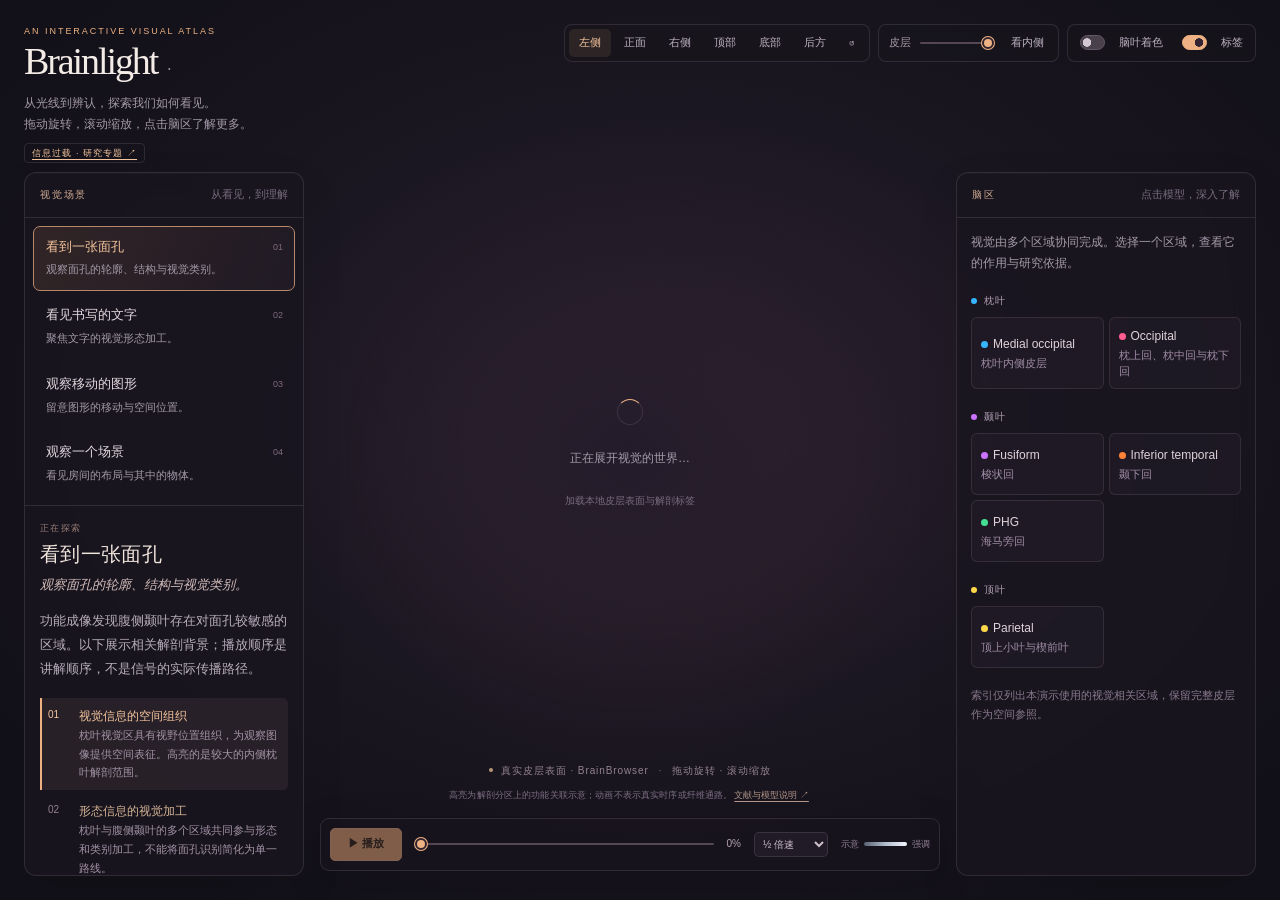
<file: index.html>
<!DOCTYPE html>
<html lang="zh-CN">
<head>
  <meta charset="utf-8">
  <meta name="viewport" content="width=device-width, initial-scale=1">
  <meta name="theme-color" content="#17131c">
  <link rel="icon" href="data:,">
  <title>Brainlight · 视觉脑图谱</title>
  <link rel="stylesheet" href="css/brainlight.css?v=xray-4">
</head>
<body class="brainlight-app">
  <main class="app-shell">
    <header class="brand">
      <p class="eyebrow">AN INTERACTIVE VISUAL ATLAS</p>
      <h1>Brainlight<span aria-hidden="true">.</span></h1>
      <p class="brand-description">从光线到辨认，探索我们如何看见。<br>拖动旋转，滚动缩放，点击脑区了解更多。</p>
      <a class="edition-badge" href="overload.html">信息过载 · 研究专题 ↗</a>
    </header>

    <nav class="toolbar" aria-label="三维脑模型控制">
      <div class="view-controls tool-group" aria-label="标准视角">
        <button type="button" data-view="left" class="is-active" aria-pressed="true">左侧</button>
        <button type="button" data-view="front" aria-pressed="false">正面</button>
        <button type="button" data-view="right" aria-pressed="false">右侧</button>
        <button type="button" data-view="top" aria-pressed="false">顶部</button>
        <button type="button" data-view="bottom" aria-pressed="false">底部</button>
        <button type="button" data-view="back" aria-pressed="false">后方</button>
        <button type="button" id="reset-view" title="重置视角和缩放" aria-label="重置视角和缩放">↺</button>
      </div>
      <div class="tool-group cortex-control">
        <label for="cortex-opacity">皮层</label>
        <input id="cortex-opacity" type="range" min="15" max="100" value="100" aria-label="皮层不透明度">
        <button type="button" id="inside-toggle" aria-pressed="false">看内侧</button>
      </div>
      <div class="tool-group toggle-controls">
        <button type="button" id="lobe-toggle" role="switch" aria-checked="false"><span class="switch-track" aria-hidden="true"></span>脑叶着色</button>
        <button type="button" id="labels-toggle" role="switch" aria-checked="true"><span class="switch-track" aria-hidden="true"></span>标签</button>
      </div>
    </nav>

    <aside class="stimulus-panel panel" aria-label="视觉场景">
      <div class="panel-header"><h2>视觉场景</h2><span>从看见，到理解</span></div>
      <div id="scenario-list" aria-label="选择视觉场景"></div>
      <section class="scenario-detail" aria-labelledby="scenario-title">
        <div class="section-eyebrow">正在探索</div>
        <h2 id="scenario-title"></h2>
        <p id="scenario-subtitle" class="scenario-subtitle"></p>
        <p id="scenario-description" class="scenario-description"></p>
        <ol id="step-list" aria-label="功能关联演示步骤"></ol>
        <div id="scenario-evidence" class="evidence-block"></div>
      </section>
    </aside>

    <section class="viewport-wrap" aria-label="交互式三维皮层模型">
      <div class="lobe-legend" id="lobe-legend" aria-label="脑叶颜色图例" hidden></div>
      <div id="brain-viewport" tabindex="0" aria-label="脑模型；可用顶部按钮切换视角，或在右侧索引选择脑区"></div>
      <div id="brain-labels" aria-label="模型上的脑区标签"></div>
      <div id="brain-tooltip" role="tooltip" hidden><strong class="tooltip-title"></strong><span class="tooltip-meta"></span></div>
      <div id="loading-state" role="status"><span class="loading-spinner" aria-hidden="true"></span><p>正在展开视觉的世界…</p><small>加载本地皮层表面与解剖标签</small></div>
      <div id="viewport-error" role="alert" hidden><h2>三维模型暂未载入</h2><p></p><button type="button" id="retry-load">重新加载</button></div>
      <div class="viewport-caption"><span class="status-dot" aria-hidden="true"></span><span id="model-status">真实皮层表面 · BrainBrowser</span><span class="gesture-hint">拖动旋转 · 滚动缩放</span></div>
      <p class="method-note">高亮为解剖分区上的功能关联示意；动画不表示真实时序或纤维通路。<button type="button" id="sources-open">文献与模型说明 ↗</button></p>
    </section>

    <aside class="region-panel panel" aria-label="脑区索引与详情">
      <div class="panel-header"><h2>脑区</h2><span id="region-panel-hint">点击模型，深入了解</span></div>
      <div id="region-index"><p class="index-intro">视觉由多个区域协同完成。选择一个区域，查看它的作用与研究依据。</p><div id="region-groups"></div><p class="index-footnote">索引仅列出本演示使用的视觉相关区域，保留完整皮层作为空间参照。</p></div>
      <section id="region-detail" hidden aria-labelledby="region-name">
        <button type="button" id="back-to-index">← 全部脑区</button>
        <p class="region-kicker" id="region-kicker"></p>
        <h2 id="region-name"></h2>
        <p id="region-english" class="region-english"></p>
        <div class="detail-actions"><button type="button" id="fly-to-region">定位此区 ↗</button><button type="button" id="switch-hemisphere">查看右侧</button></div>
        <p id="region-summary"></p>
        <div class="detail-section"><h3>相关视觉研究</h3><ul id="region-functions"></ul></div>
        <div class="detail-note"><h3>如何理解这个位置</h3><p id="region-note"></p></div>
        <div id="region-evidence" class="evidence-block"></div>
        <div class="detail-section"><h3>在场景中探索</h3><div id="related-scenarios" class="related-scenarios"></div></div>
      </section>
    </aside>

    <footer class="playback-bar" aria-label="演示播放控制">
      <button type="button" id="play-toggle" disabled><span aria-hidden="true">▶</span> 播放</button>
      <label class="sr-only" for="progress">演示进度</label><input id="progress" type="range" min="0" max="1000" step="1" value="0" disabled>
      <output id="progress-readout" for="progress">0%</output>
      <label class="sr-only" for="speed-select">播放速度</label><select id="speed-select"><option value="0.5" selected>½ 倍速</option><option value="1">1 倍速</option><option value="2">2 倍速</option></select>
      <div class="activity-key"><span>示意</span><i aria-hidden="true"></i><span>强调</span></div>
    </footer>
  </main>

  <dialog id="sources-dialog" aria-labelledby="sources-title">
    <div class="sources-content">
      <button type="button" class="dialog-close" id="sources-close" aria-label="关闭文献与模型说明">×</button>
      <p class="eyebrow">EVIDENCE &amp; INTERPRETATION</p><h2 id="sources-title">文献与模型说明</h2>
      <p>本演示只讨论视觉。下列论文支持对应区域与视觉任务的功能关联；场景步骤是阅读顺序，不是由论文测得的神经信号传播顺序。</p>
      <div class="detail-note"><h3>模型能表达什么</h3><p>皮层表面和解剖标签来自 BrainBrowser 仓库自带数据。解剖分区不能精确界定 FFA、VWFA、hMT+ 或 PPA 等功能区域；高亮仅提供空间参照，不能用于个体定位。该模型不包含视网膜、丘脑、小脑或其他深部结构。</p></div>
      <div id="sources-list"></div>
    </div>
  </dialog>

  <script src="js/pako.js"></script>
  <script src="js/brainbrowser/brainbrowser.js"></script>
  <script src="js/brainbrowser/core/tree-store.js"></script>
  <script src="js/brainbrowser/lib/config.js"></script>
  <script src="js/brainbrowser/lib/utils.js"></script>
  <script src="js/brainbrowser/lib/events.js"></script>
  <script src="js/brainbrowser/lib/loader.js"></script>
  <script src="js/brainbrowser/lib/color-map.js"></script>
  <script src="js/brainbrowser/surface-viewer.js"></script>
  <script src="js/brainbrowser/surface-viewer/lib/three.js"></script>
  <script src="js/brainbrowser/surface-viewer/lib/parse-intensity-data.js"></script>
  <script src="js/brainbrowser/surface-viewer/modules/annotations.js"></script>
  <script src="js/brainbrowser/surface-viewer/modules/color.js"></script>
  <script src="js/brainbrowser/surface-viewer/modules/loading.js"></script>
  <script src="js/brainbrowser/surface-viewer/modules/rendering.js"></script>
  <script src="js/brainbrowser/surface-viewer/modules/views.js"></script>
  <script src="js/brainlight-data.js?v=xray-4"></script>
  <script src="js/brainlight-renderer.js?v=xray-4"></script>
  <script src="js/brainlight.js?v=contrast-2"></script>
</body>
</html>
</file>
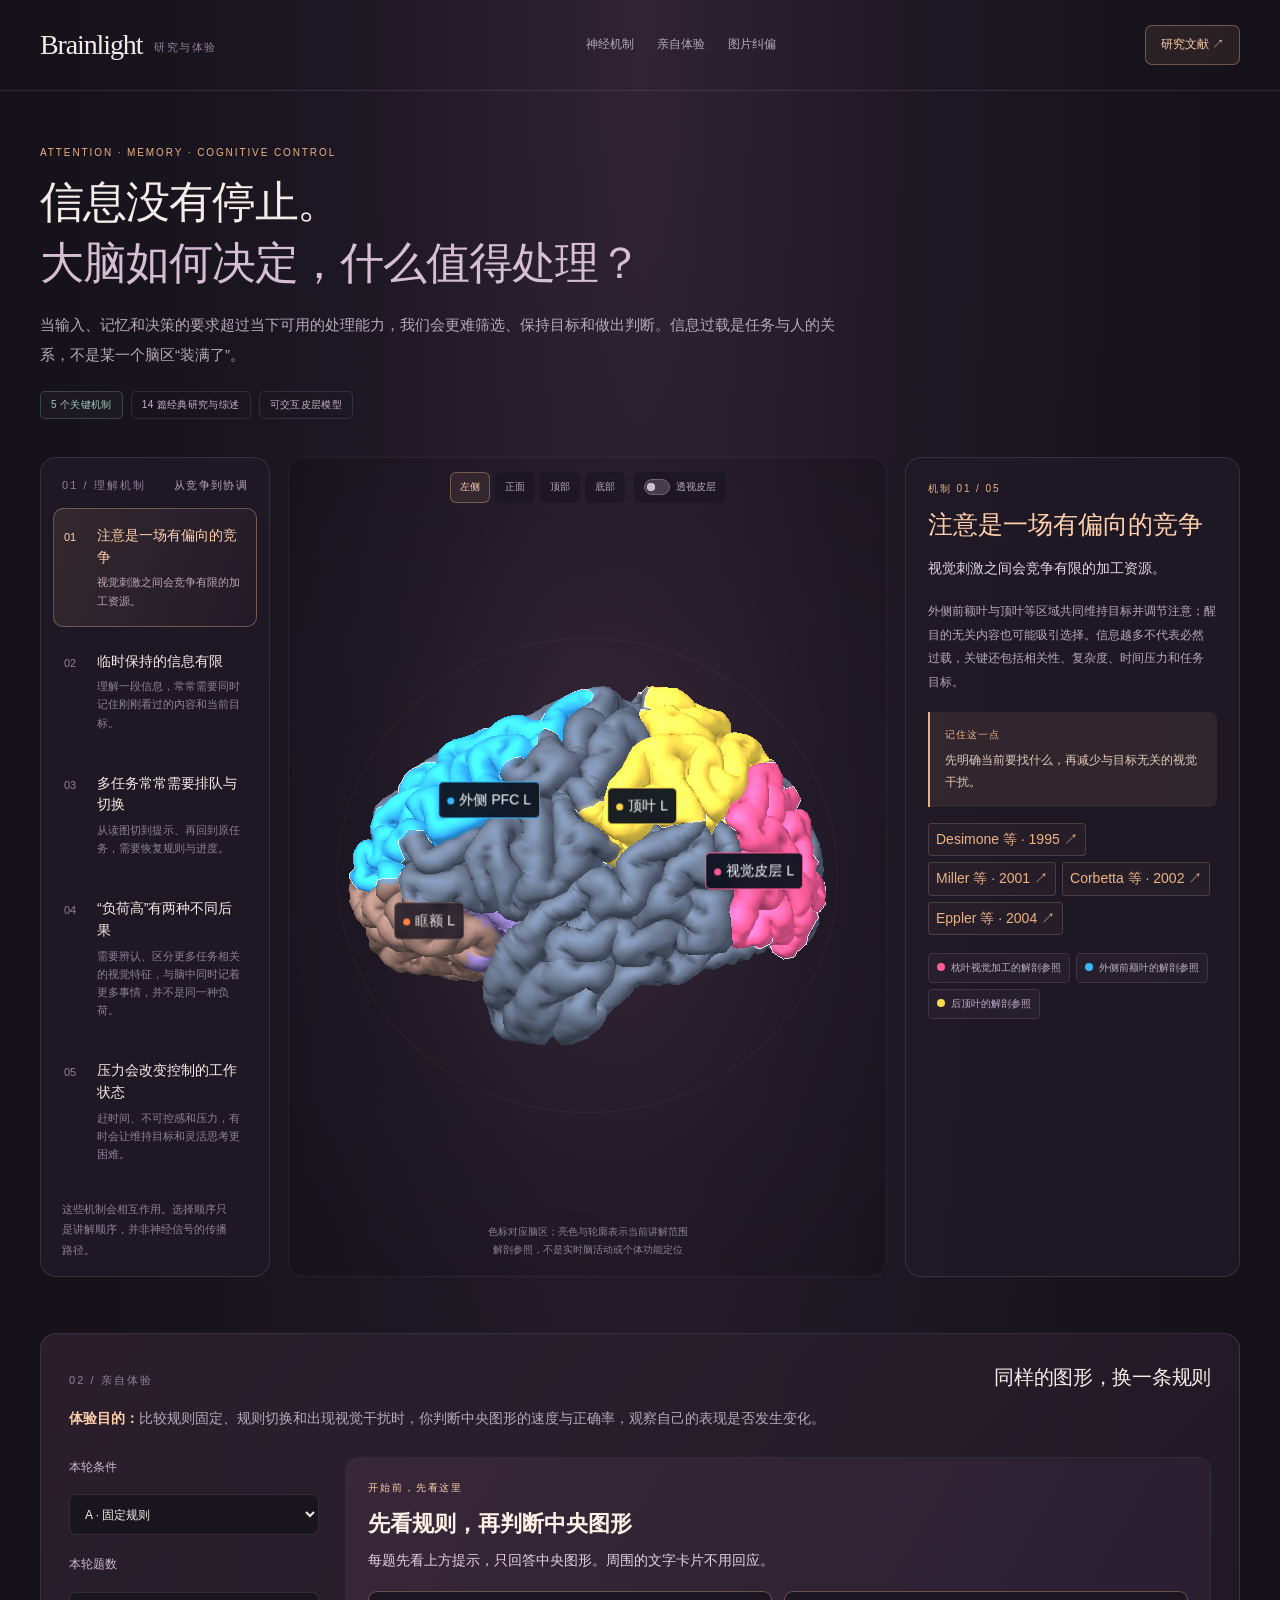
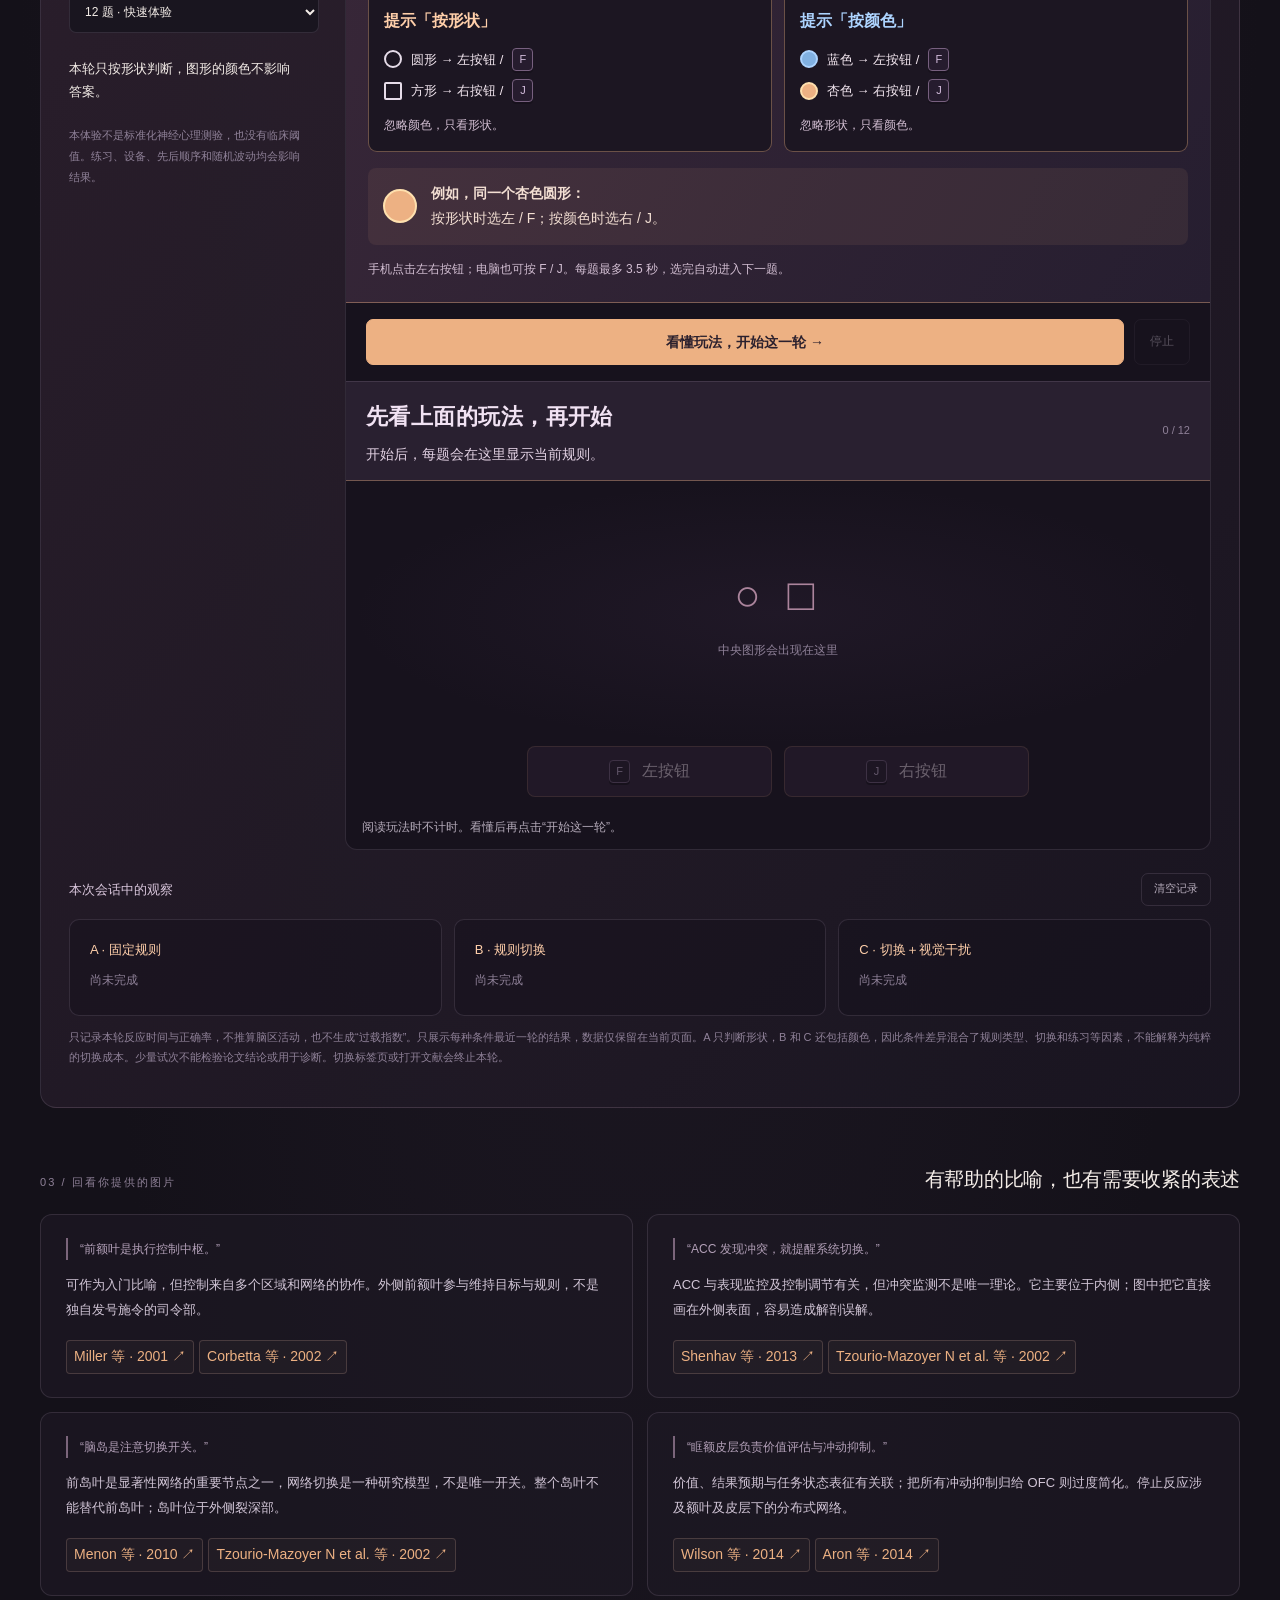
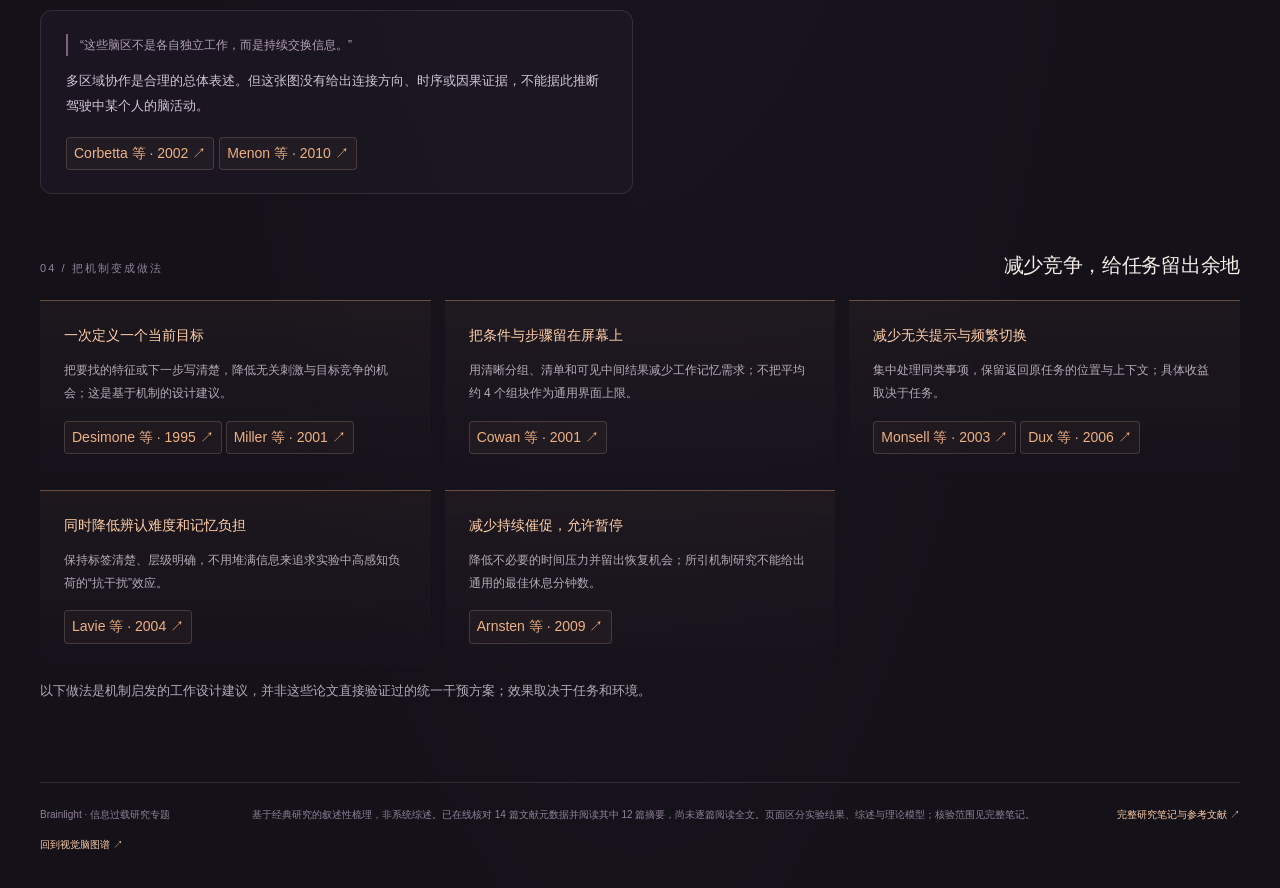
<file: overload.html>
<!DOCTYPE html>
<html lang="zh-CN">
<head>
  <meta charset="utf-8">
  <meta name="viewport" content="width=device-width, initial-scale=1">
  <meta name="theme-color" content="#17131c">
  <link rel="icon" href="data:,">
  <title>信息过载：大脑如何选择与协调 · Brainlight</title>
  <link rel="stylesheet" href="css/overload.css?v=rules-5">
</head>
<body class="overload-app">
  <header class="research-header">
    <a class="brand-link" href="brainlight.html">Brainlight<span>研究与体验</span></a>
    <nav aria-label="专题导航"><a href="#mechanisms">神经机制</a><a href="#experiment">亲自体验</a><a href="#corrections">图片纠偏</a></nav>
    <button type="button" id="overload-sources-open">研究文献 ↗</button>
  </header>

  <main class="research-shell">
    <section class="research-intro">
      <p class="eyebrow">ATTENTION · MEMORY · COGNITIVE CONTROL</p>
      <h1>信息没有停止。<br><span>大脑如何决定，什么值得处理？</span></h1>
      <p>当输入、记忆和决策的要求超过当下可用的处理能力，我们会更难筛选、保持目标和做出判断。信息过载是任务与人的关系，不是某一个脑区“装满了”。</p>
      <div class="research-badges"><span>5 个关键机制</span><span id="reference-count">经典文献导览</span><span>可交互皮层模型</span></div>
    </section>

    <section class="overload-workbench" id="mechanisms" aria-label="信息过载神经机制">
      <section class="mechanism-panel">
        <div class="section-heading"><p class="eyebrow">01 / 理解机制</p><h2>从竞争到协调</h2></div>
        <div id="mechanism-tabs" role="tablist" aria-label="选择机制"></div>
        <p class="provenance-note">这些机制会相互作用。选择顺序只是讲解顺序，并非神经信号的传播路径。</p>
      </section>

      <section class="brain-stage" aria-label="相关皮层的解剖参照">
        <div class="stage-toolbar" aria-label="模型控制">
          <button type="button" data-brain-view="left" aria-pressed="true">左侧</button><button type="button" data-brain-view="front" aria-pressed="false">正面</button><button type="button" data-brain-view="top" aria-pressed="false">顶部</button><button type="button" data-brain-view="bottom" aria-pressed="false">底部</button>
          <button type="button" id="overload-inside" role="switch" aria-checked="false">透视皮层</button>
        </div>
        <div id="overload-brain" tabindex="0" aria-label="可拖动旋转、滚动缩放的皮层模型"></div>
        <div id="overload-labels" aria-label="脑区标签"></div>
        <div id="overload-loading" role="status">正在加载真实皮层表面…</div>
        <div id="overload-error" role="alert" hidden></div>
        <p class="stage-caption"><span id="stage-display-note">色标对应脑区；亮色与轮廓表示当前讲解范围</span><span>解剖参照，不是实时脑活动或个体功能定位</span></p>
      </section>

      <article class="mechanism-detail" id="mechanism-detail" role="tabpanel" aria-labelledby="mechanism-title">
        <p class="eyebrow" id="mechanism-number"></p><h2 id="mechanism-title"></h2>
        <p id="mechanism-summary"></p><div id="mechanism-body"></div>
        <div class="takeaway-box"><span>记住这一点</span><p id="mechanism-takeaway"></p></div>
        <div id="mechanism-evidence" class="citation-list"></div>
        <div class="network-regions" id="network-regions" aria-label="相关脑区"></div>
        <section class="region-insight" id="region-insight" hidden><h3 id="overload-region-name"></h3><p id="overload-region-description"></p><p id="overload-region-note" class="provenance-note"></p><div id="overload-region-evidence" class="citation-list"></div></section>
      </article>
    </section>

    <section class="experiment-panel" id="experiment">
      <div class="section-heading"><p class="eyebrow">02 / 亲自体验</p><h2>同样的图形，换一条规则</h2></div>
      <p class="experiment-intro"><strong>体验目的：</strong>比较规则固定、规则切换和出现视觉干扰时，你判断中央图形的速度与正确率，观察自己的表现是否发生变化。</p>
      <div class="experiment-layout">
        <div class="experiment-controls">
          <label for="trial-condition">本轮条件</label><select id="trial-condition"><option value="stable">A · 固定规则</option><option value="switch">B · 规则切换</option><option value="distract">C · 切换＋视觉干扰</option></select>
          <label for="trial-length">本轮题数</label><select id="trial-length"><option value="12">12 题 · 快速体验</option><option value="24">24 题 · 多一些观察</option></select>
          <p id="condition-help">本轮只按形状判断，图形的颜色不影响答案。</p>
          <p class="provenance-note">本体验不是标准化神经心理测验，也没有临床阈值。练习、设备、先后顺序和随机波动均会影响结果。</p>
        </div>

        <div class="visual-task" aria-label="视觉分类体验区">
          <section class="task-guide" id="task-guide" aria-labelledby="task-guide-title">
            <p class="eyebrow">开始前，先看这里</p>
            <h3 id="task-guide-title">先看规则，再判断中央图形</h3>
            <p class="guide-lead">每题先看上方提示，只回答中央图形。周围的文字卡片不用回应。</p>
            <div class="rule-cards">
              <div class="rule-card"><h4>提示「按形状」</h4><p><span class="guide-shape guide-circle" aria-hidden="true"></span>圆形 → 左按钮 / <kbd>F</kbd></p><p><span class="guide-shape guide-square" aria-hidden="true"></span>方形 → 右按钮 / <kbd>J</kbd></p><small>忽略颜色，只看形状。</small></div>
              <div class="rule-card"><h4>提示「按颜色」</h4><p><span class="guide-shape guide-circle guide-blue" aria-hidden="true"></span>蓝色 → 左按钮 / <kbd>F</kbd></p><p><span class="guide-shape guide-circle guide-amber" aria-hidden="true"></span>杏色 → 右按钮 / <kbd>J</kbd></p><small>忽略形状，只看颜色。</small></div>
            </div>
            <div class="guide-example"><span class="guide-shape guide-circle guide-amber" aria-hidden="true"></span><p><strong>例如，同一个杏色圆形：</strong><br>按形状时选左 / F；按颜色时选右 / J。</p></div>
            <p class="guide-timing">手机点击左右按钮；电脑也可按 F / J。每题最多 3.5 秒，选完自动进入下一题。</p>
          </section>
          <div class="trial-actions"><button type="button" id="trial-start" aria-describedby="task-guide-title">看懂玩法，开始这一轮 →</button><button type="button" id="trial-stop" disabled>停止</button></div>
          <div class="task-topline"><div><strong id="task-status">先看上面的玩法，再开始</strong><p id="task-rule-detail">开始后，每题会在这里显示当前规则。</p></div><span id="trial-progress">0 / 12</span></div>
          <div id="task-field"><div id="task-target" hidden aria-label="本题图形"></div><div class="task-idle" id="task-idle"><span aria-hidden="true">○ □</span><p>中央图形会出现在这里</p></div><div id="task-distractors" aria-hidden="true"></div></div>
          <div class="response-buttons"><button type="button" id="respond-left" disabled><kbd>F</kbd><strong id="response-left-label">左按钮</strong></button><button type="button" id="respond-right" disabled><kbd>J</kbd><strong id="response-right-label">右按钮</strong></button></div>
          <p id="trial-message" role="status" aria-live="polite">阅读玩法时不计时。看懂后再点击“开始这一轮”。</p>
        </div>
      </div>
      <div class="experiment-results"><div class="results-heading"><h3>本次会话中的观察</h3><button type="button" id="trial-reset">清空记录</button></div><div id="trial-results"></div><p class="provenance-note">只记录本轮反应时间与正确率，不推算脑区活动，也不生成“过载指数”。只展示每种条件最近一轮的结果，数据仅保留在当前页面。A 只判断形状，B 和 C 还包括颜色，因此条件差异混合了规则类型、切换和练习等因素，不能解释为纯粹的切换成本。少量试次不能检验论文结论或用于诊断。切换标签页或打开文献会终止本轮。</p></div>
    </section>

    <section class="correction-section" id="corrections"><div class="section-heading"><p class="eyebrow">03 / 回看你提供的图片</p><h2>有帮助的比喻，也有需要收紧的表述</h2></div><div id="correction-cards"></div></section>
    <section class="recommendation-section"><div class="section-heading"><p class="eyebrow">04 / 把机制变成做法</p><h2>减少竞争，给任务留出余地</h2></div><div id="recommendation-cards"></div><p class="provenance-note">以下做法是机制启发的工作设计建议，并非这些论文直接验证过的统一干预方案；效果取决于任务和环境。</p></section>
  </main>

  <footer class="research-footer"><span>Brainlight · 信息过载研究专题</span><p>基于经典研究的叙述性梳理，非系统综述。已在线核对 14 篇文献元数据并阅读其中 12 篇摘要，尚未逐篇阅读全文。页面区分实验结果、综述与理论模型；核验范围见完整笔记。</p><a href="information-overload-research.md">完整研究笔记与参考文献 ↗</a><a href="brainlight.html">回到视觉脑图谱 ↗</a></footer>

  <dialog id="overload-sources" aria-labelledby="overload-sources-title"><div class="sources-content"><button type="button" id="overload-sources-close" aria-label="关闭参考文献">×</button><p class="eyebrow">REFERENCES &amp; EVIDENCE BOUNDARIES</p><h2 id="overload-sources-title">研究文献与证据边界</h2><p>每张机制卡和图片纠偏项都链接到这里。功能关联不等于单区专属职责；解剖高亮不是论文的功能定位图。</p><div id="overload-source-list"></div></div></dialog>

  <script src="js/pako.js"></script>
  <script src="js/brainbrowser/brainbrowser.js"></script>
  <script src="js/brainbrowser/core/tree-store.js"></script>
  <script src="js/brainbrowser/lib/config.js"></script>
  <script src="js/brainbrowser/lib/utils.js"></script>
  <script src="js/brainbrowser/lib/events.js"></script>
  <script src="js/brainbrowser/lib/loader.js"></script>
  <script src="js/brainbrowser/lib/color-map.js"></script>
  <script src="js/brainbrowser/surface-viewer.js"></script>
  <script src="js/brainbrowser/surface-viewer/lib/three.js"></script>
  <script src="js/brainbrowser/surface-viewer/lib/parse-intensity-data.js"></script>
  <script src="js/brainbrowser/surface-viewer/modules/annotations.js"></script>
  <script src="js/brainbrowser/surface-viewer/modules/color.js"></script>
  <script src="js/brainbrowser/surface-viewer/modules/loading.js"></script>
  <script src="js/brainbrowser/surface-viewer/modules/rendering.js"></script>
  <script src="js/brainbrowser/surface-viewer/modules/views.js"></script>
  <script src="js/brainlight-renderer.js?v=xray-4"></script>
  <script src="js/overload-data.js?v=competition-6"></script>
  <script src="js/overload.js?v=rules-5"></script>
</body>
</html>
</file>
<file: css/brainlight.css>
/* Brainlight: a quiet, immersive atlas, with no externally hosted fonts. */
:root {
  color-scheme: dark;
  --ink: #f3ebe5;
  --muted: #a49aa9;
  --faint: #776c7e;
  --accent: #edb183;
  --accent-bright: #f4c59d;
  --accent-wash: rgba(237, 177, 131, .10);
  --line: rgba(223, 199, 224, .13);
  --line-bright: rgba(237, 177, 131, .38);
  --panel: rgba(26, 22, 32, .80);
  --radius: 12px;
  --serif: Georgia, "Noto Serif CJK SC", "Songti SC", SimSun, serif;
  --sans: -apple-system, BlinkMacSystemFont, "Segoe UI", "Noto Sans CJK SC", "Microsoft YaHei", sans-serif;
}

* { box-sizing: border-box; }
[hidden] { display: none !important; }
html { min-width: 320px; background: #121018; }
body.brainlight-app {
  margin: 0;
  color: var(--ink);
  background: radial-gradient(ellipse at 52% 46%, #302332 0%, #1b1722 44%, #121018 85%);
  font-family: var(--sans);
  font-size: 13px;
  line-height: 1.6;
  -webkit-font-smoothing: antialiased;
}

:where(.brainlight-app) button,
:where(.brainlight-app) input,
:where(.brainlight-app) select { font: inherit; }
.brainlight-app button,
.brainlight-app select { color: inherit; }
.brainlight-app button {
  cursor: pointer;
  touch-action: manipulation;
  -webkit-tap-highlight-color: transparent;
}
.brainlight-app button:disabled { cursor: wait; opacity: .5; }
.brainlight-app a { color: var(--accent-bright); text-underline-offset: 3px; }
.brainlight-app a:hover { color: #ffe1c4; }
.brainlight-app :focus-visible { outline: 2px solid var(--accent); outline-offset: 4px; }
.brainlight-app ::selection { background: #8c5f54; color: #fff6eb; }
.brainlight-app * { scrollbar-width: thin; scrollbar-color: #50414f transparent; }
.brainlight-app ::-webkit-scrollbar { width: 5px; height: 5px; }
.brainlight-app ::-webkit-scrollbar-thumb { border-radius: 9px; background: #50414f; }
.brainlight-app ::-webkit-scrollbar-track { background: transparent; }

.app-shell {
  position: relative;
  isolation: isolate;
  display: grid;
  grid-template-columns: 280px minmax(0, 1fr) 300px;
  grid-template-rows: 132px minmax(0, 1fr) 64px;
  grid-template-areas: "brand toolbar toolbar" "stimulus viewport regions" "stimulus playback regions";
  gap: 16px;
  width: 100%;
  height: 100vh;
  height: 100dvh;
  min-height: 700px;
  max-width: 2200px;
  margin: 0 auto;
  padding: 24px;
}

.brand { grid-area: brand; align-self: start; position: relative; z-index: 5; }
.brand .eyebrow { margin: 0 0 2px; font-size: 9px; letter-spacing: .22em; text-transform: uppercase; color: var(--accent); }
.brand h1 { margin: 0; font: 400 38px/1.15 var(--serif); letter-spacing: -.055em; }
.brand h1 span { font-size: .43em; letter-spacing: .12em; color: var(--muted); margin-left: 10px; vertical-align: middle; }
.brand-description { margin: 9px 0 0; max-width: 280px; font-size: 12px; line-height: 1.75; color: var(--muted); }
.edition-badge {
  display: inline-block;
  margin-top: 8px;
  padding: 2px 7px;
  border: 1px solid var(--line);
  border-radius: 4px;
  color: var(--accent);
  font-size: 9px;
  letter-spacing: .12em;
}

.toolbar {
  grid-area: toolbar;
  align-self: start;
  justify-self: end;
  display: flex;
  align-items: center;
  flex-wrap: wrap;
  justify-content: flex-end;
  gap: 8px;
  min-width: 0;
  position: relative;
  z-index: 10;
}
.view-controls,
.tool-group {
  display: flex;
  align-items: center;
  gap: 3px;
  min-height: 36px;
  padding: 4px;
  border: 1px solid var(--line);
  border-radius: 8px;
  background: rgba(23, 20, 28, .7);
}
.toolbar button {
  min-height: 26px;
  padding: 4px 9px;
  border: 1px solid transparent;
  border-radius: 5px;
  background: transparent;
  color: #bcb1bf;
  white-space: nowrap;
  font-size: 11px;
  transition: color .18s, background .18s, border-color .18s;
}
.toolbar button:hover { color: var(--ink); background: rgba(244, 219, 228, .07); }
.view-controls button.is-active,
.view-controls button[aria-pressed="true"] { color: var(--accent-bright); background: var(--accent-wash); }
.tool-group > label,
.tool-group > span { margin: 0 6px; color: var(--muted); white-space: nowrap; font-size: 11px; }
.toolbar #inside-toggle { margin-left: 4px; }
.toolbar #inside-toggle.is-active,
.toolbar #inside-toggle[aria-pressed="true"] { background: rgba(237, 177, 131, .11); color: var(--accent-bright); }
.toolbar button[role="switch"] { display: inline-flex; align-items: center; gap: 7px; padding-inline: 7px; }
.toolbar button[role="switch"]::before {
  content: "";
  width: 23px;
  height: 13px;
  flex: 0 0 23px;
  border: 1px solid #645766;
  border-radius: 20px;
  background: radial-gradient(circle at 6px 50%, #d3c8d1 0 4px, transparent 4.5px), #48404a;
  transition: background .2s, border-color .2s;
}
.toolbar button[role="switch"][aria-checked="true"]::before {
  border-color: var(--accent);
  background: radial-gradient(circle at 16px 50%, #342333 0 4px, transparent 4.5px), var(--accent);
}
.brainlight-app input[type="range"] {
  -webkit-appearance: none;
  appearance: none;
  height: 16px;
  margin: 0;
  padding: 0;
  border: 0;
  background: transparent;
  cursor: pointer;
  accent-color: var(--accent);
}
.brainlight-app input[type="range"]::-webkit-slider-runnable-track { height: 2px; border-radius: 4px; background: #544753; }
.brainlight-app input[type="range"]::-moz-range-track { height: 2px; border-radius: 4px; background: #544753; }
.brainlight-app input[type="range"]::-webkit-slider-thumb {
  -webkit-appearance: none;
  width: 12px;
  height: 12px;
  margin-top: -5px;
  border: 2px solid #30212e;
  border-radius: 50%;
  background: var(--accent);
  box-shadow: 0 0 0 1px var(--accent);
}
.brainlight-app input[type="range"]::-moz-range-thumb { width: 8px; height: 8px; border: 2px solid #30212e; border-radius: 50%; background: var(--accent); box-shadow: 0 0 0 1px var(--accent); }
#cortex-opacity { width: 74px; }

.viewport-wrap { grid-area: viewport; position: relative; min-width: 0; min-height: 0; }
.viewport-wrap::before {
  position: absolute;
  content: "";
  inset: 9% 0 1%;
  z-index: -1;
  border-radius: 50%;
  background: radial-gradient(ellipse, rgba(156, 93, 99, .09), transparent 66%);
  pointer-events: none;
}
#brain-viewport { position: absolute; inset: 0; width: 100%; height: 100%; min-height: 0; touch-action: none; outline-offset: -4px; }
#brain-viewport canvas { display: block; width: 100%; height: 100%; max-width: 100%; max-height: 100%; }
#brain-labels { position: absolute; inset: 0; pointer-events: none; overflow: hidden; }
.brain-label {
  position: absolute;
  pointer-events: auto;
  transform: translate(-50%, -50%);
  padding: 4px 7px;
  border: 1px solid rgba(226, 186, 157, .3);
  border-radius: 4px;
  background: rgba(31, 24, 33, .70);
  color: #e1cbbb;
  font-size: 10px;
  line-height: 1.25;
  white-space: nowrap;
  backdrop-filter: blur(5px);
  transition: color .15s, border-color .15s, background .15s;
}
.brain-label button { padding: 0; border: 0; color: inherit; background: transparent; font-size: inherit; }
.brain-label:hover,
.brain-label.is-active { border-color: var(--accent); color: #fff3e4; background: rgba(78, 48, 43, .90); z-index: 3; }
.brain-label.is-selected { border-color: var(--accent-bright); box-shadow: 0 0 0 2px rgba(237, 177, 131, .14); }
.brain-label::before { content: ""; display: inline-block; width: 7px; height: 7px; margin-right: 5px; border-radius: 50%; background: var(--region-color); }
.brain-label.is-active,
.brain-label.is-revealed { border-color: var(--region-color); background: rgba(14, 20, 32, .95); color: #fff; }
.brain-label.is-selected { border-color: #fff; box-shadow: 0 0 0 2px var(--region-color); }
#brain-tooltip {
  position: absolute;
  z-index: 15;
  max-width: min(240px, 90%);
  padding: 10px 13px;
  border: 1px solid var(--line-bright);
  border-radius: 7px;
  background: rgba(20, 16, 24, .95);
  box-shadow: 0 12px 30px #0004;
  pointer-events: none;
}
.tooltip-title { color: var(--ink); font-size: 12px; font-weight: 600; }
.tooltip-meta { display: block; margin-top: 3px; font-size: 10px; color: var(--muted); }
.lobe-legend { position: absolute; top: 5px; left: 10px; z-index: 4; display: flex; flex-wrap: wrap; gap: 12px; pointer-events: none; }
.legend-item { display: inline-flex; gap: 6px; align-items: center; font-size: 9px; color: var(--muted); letter-spacing: .06em; }
.legend-dot { display: inline-block; flex: 0 0 6px; width: 6px; height: 6px; border-radius: 50%; background: var(--lobe-color, var(--accent)); }
.viewport-caption { position: absolute; bottom: 17px; left: 0; right: 0; text-align: center; color: #938291; font-size: 10px; letter-spacing: .09em; pointer-events: none; }
.viewport-caption .gesture-hint::before { content: "·"; padding: 0 10px; color: var(--faint); }
.status-dot { display: inline-block; width: 4px; height: 4px; margin: 0 8px 2px 0; border-radius: 50%; background: #b59879; }
#loading-state,
#viewport-error { position: absolute; inset: 0; display: flex; flex-direction: column; align-items: center; justify-content: center; gap: 12px; padding: 30px; text-align: center; color: var(--muted); background: radial-gradient(ellipse, #211b29ed, #211b2900 65%); z-index: 8; }
#loading-state,
#viewport-error { bottom: 60px; }
#loading-state p,
#viewport-error p { max-width: 310px; font-size: 12px; }
#loading-state small { color: var(--faint); font-size: 10px; }
#retry-load { padding: 7px 15px; border: 1px solid var(--line-bright); border-radius: 5px; background: var(--accent-wash); color: var(--accent-bright); font-size: 12px; }
.loading-spinner { width: 26px; height: 26px; border: 1px solid var(--line); border-top-color: var(--accent); border-radius: 50%; animation: orbit 1s linear infinite; }
@keyframes orbit { to { transform: rotate(360deg); } }

.panel {
  display: flex;
  flex-direction: column;
  min-width: 0;
  min-height: 0;
  overflow: hidden;
  border: 1px solid var(--line);
  border-radius: var(--radius);
  background: var(--panel);
  box-shadow: 0 16px 45px rgba(7, 5, 12, .08), inset 0 1px 0 rgba(255, 234, 232, .025);
  backdrop-filter: blur(12px);
}
.stimulus-panel { grid-area: stimulus; }
.region-panel { grid-area: regions; }
.panel-header { display: flex; justify-content: space-between; align-items: baseline; gap: 10px; flex: 0 0 auto; padding: 13px 15px; border-bottom: 1px solid var(--line); }
.panel-header h2,
.panel-header h3 { margin: 0; font-size: 10px; font-weight: 500; text-transform: uppercase; letter-spacing: .18em; color: #cfaa92; }
.panel-header p,
.panel-header span { margin: 0; color: var(--faint); font-size: 11px; }
#scenario-list { flex: 0 0 auto; max-height: 42%; overflow-y: auto; padding: 8px; }
.scenario-card { position: relative; display: block; width: 100%; padding: 11px 12px; border: 1px solid transparent; border-radius: 7px; text-align: left; background: transparent; transition: background .18s, border-color .18s; }
.scenario-card + .scenario-card { margin-top: 3px; }
.scenario-card:hover { background: rgba(235, 214, 230, .035); }
.scenario-card h3 { margin: 0 0 4px; padding-right: 20px; font-size: 13px; line-height: 1.45; font-weight: 500; color: #e4d9df; }
.scenario-card p { margin: 0; font-size: 11px; line-height: 1.7; color: var(--muted); }
.scenario-number { position: absolute; top: 13px; right: 11px; color: #7e697e; font-size: 9px; font-variant-numeric: tabular-nums; }
.scenario-card.is-active,
.scenario-card[aria-pressed="true"] { border-color: #b5886b; background: linear-gradient(110deg, rgba(181, 123, 85, .16), rgba(132, 83, 98, .07)); }
.scenario-card.is-active h3,
.scenario-card[aria-pressed="true"] h3 { color: var(--accent-bright); }
.scenario-detail { flex: 1; min-height: 0; overflow-y: auto; padding: 15px 15px 12px; border-top: 1px solid var(--line); }
.section-eyebrow { margin-bottom: 4px; color: #987d75; font-size: 9px; letter-spacing: .16em; }
#scenario-title { margin: 0 0 4px; font: 400 20px/1.5 var(--serif); letter-spacing: .015em; color: #f1e5dc; }
#scenario-subtitle { margin: 0 0 12px; color: #d3bdba; font: italic 13px/1.8 var(--serif); }
.scenario-description { margin: 0 0 17px; color: #b8aebc; font-size: 13px; line-height: 1.85; }
#step-list { list-style: none; margin: 0; padding: 0; }
#step-list li { margin: 3px 0; border-left: 2px solid transparent; border-radius: 0 5px 5px 0; transition: background .18s, border-color .18s; }
#step-list li button { display: flex; align-items: flex-start; gap: 9px; width: 100%; padding: 8px 6px; border: 0; background: transparent; text-align: left; }
.step-number { flex: 0 0 22px; color: #928093; font-size: 10px; line-height: 1.8; font-variant-numeric: tabular-nums; }
.step-copy { color: #b5a8b5; font-size: 12px; line-height: 1.7; }
.step-copy strong { display: block; font-weight: 500; color: #d6b697; }
.step-copy small { display: block; color: #a393a6; font-size: 11px; }
#step-list li:hover { background: rgba(228, 210, 230, .025); }
#step-list li.step-active,
#step-list li.is-active { border-left-color: var(--accent); background: rgba(223, 175, 157, .075); }
.step-active .step-number,
.step-active .step-copy strong { color: var(--accent-bright); }

#region-index,
#region-detail { flex: 1; min-height: 0; overflow-y: auto; padding: 14px; }
#region-index > p { margin: 0 0 19px; color: var(--muted); font-size: 12px; line-height: 1.8; }
#region-index > .index-footnote { margin: 18px 0 0; color: #897a8e; font-size: 11px; }
.region-group { margin-bottom: 21px; }
.region-group:last-child { margin-bottom: 3px; }
.region-group h3 { display: flex; gap: 7px; align-items: center; margin: 0 0 9px; color: #b3a2b5; font-size: 10px; line-height: 1.4; font-weight: 500; letter-spacing: .14em; text-transform: uppercase; }
.region-group h3::before { content: ""; width: 6px; height: 6px; border-radius: 50%; background: var(--lobe-color, #c49aca); }
.region-grid { display: grid; grid-template-columns: repeat(2, minmax(0, 1fr)); gap: 5px; }
.region-card { min-width: 0; min-height: 62px; padding: 9px 9px 8px; border: 1px solid rgba(209, 184, 215, .12); border-radius: 6px; background: rgba(210, 190, 210, .026); text-align: left; transition: background .15s, border-color .15s; }
.region-card strong { display: block; margin-bottom: 3px; color: #e0d3dc; font-size: 12px; font-weight: 500; line-height: 1.5; overflow-wrap: anywhere; }
.region-card strong::before { content: ""; display: inline-block; width: 7px; height: 7px; margin-right: 5px; border-radius: 50%; background: var(--region-color); }
.region-card small { display: block; color: #a08ca6; font-size: 11px; line-height: 1.45; overflow-wrap: anywhere; }
.region-card:hover,
.region-card.is-active { border-color: #a97e62; background: var(--accent-wash); }
.region-card:hover strong,
.region-card.is-active strong { color: var(--accent-bright); }
#back-to-index { margin: 0 0 20px; padding: 0; border: 0; background: none; color: var(--muted); font-size: 11px; }
#back-to-index:hover { color: var(--accent-bright); }
.region-kicker { margin: 0 0 8px; color: var(--accent); font-size: 9px; letter-spacing: .13em; text-transform: uppercase; }
#region-detail h2 { margin: 0 0 6px; font: 400 25px/1.4 var(--serif); }
.region-english { margin: 0 0 16px; color: #9e8ca1; font-size: 11px; line-height: 1.6; }
.detail-actions { display: flex; flex-wrap: wrap; gap: 6px; margin: 0 0 18px; }
.detail-actions button,
.chip { border: 1px solid var(--line-bright); border-radius: 5px; padding: 6px 9px; background: rgba(236, 178, 133, .06); color: var(--accent-bright); font-size: 10px; }
.detail-actions button:hover,
.chip:hover { border-color: var(--accent); background: var(--accent-wash); }
#region-summary { margin: 0 0 21px; color: #c4b6c5; font-size: 13px; line-height: 1.9; }
.detail-section { margin: 20px 0; }
.detail-section h3 { margin: 0 0 9px; color: #d4baaa; font-size: 10px; font-weight: 500; letter-spacing: .08em; }
.detail-section p,
.detail-section ul { margin: 0; color: #a79aaa; font-size: 12px; line-height: 1.9; }
.detail-section ul { padding-left: 16px; }
.detail-section li + li { margin-top: 5px; }
.detail-note { padding: 11px 12px; margin: 18px 0; border-left: 2px solid #8c6a57; border-radius: 0 5px 5px 0; background: rgba(233, 173, 124, .045); color: #b5a2b5; font-size: 11px; line-height: 1.8; }
.detail-note h3 { margin: 0 0 6px; color: #c5aa98; font-size: 11px; font-weight: 500; }
.detail-note p { margin: 0; }
.related-scenarios { display: flex; flex-wrap: wrap; gap: 6px; }

.playback-bar {
  grid-area: playback;
  display: flex;
  align-items: center;
  align-self: center;
  justify-self: center;
  gap: 13px;
  width: min(100%, 720px);
  min-width: 0;
  padding: 9px;
  border: 1px solid var(--line);
  border-radius: 9px;
  background: rgba(24, 20, 30, .88);
  box-shadow: 0 10px 35px #0c091b35;
}
#play-toggle { display: inline-flex; justify-content: center; align-items: center; gap: 7px; min-width: 72px; min-height: 33px; padding: 6px 11px; border: 1px solid #eab187; border-radius: 5px; background: #e8a875; color: #38281f; font-size: 11px; font-weight: 600; }
#play-toggle:hover { background: #f2ba8f; }
#play-toggle svg { width: 11px; height: 11px; }
#progress { flex: 1 1 100px; width: 100%; min-width: 36px; }
#progress-readout { flex: 0 0 auto; color: #b5a5b8; font-size: 10px; font-variant-numeric: tabular-nums; white-space: nowrap; }
#speed-select { width: 74px; max-width: 85px; padding: 5px 4px; border: 1px solid var(--line); border-radius: 5px; background: #211b28; color: #cdbfcc; font-size: 10px; }
.activity-key { display: inline-flex; flex: 0 0 auto; align-items: center; gap: 5px; color: #928197; font-size: 9px; white-space: nowrap; }
.activity-key i,
.activity-key .activity-gradient,
.activity-key .gradient { display: inline-block; width: 43px; height: 4px; border-radius: 8px; background: linear-gradient(90deg, #586173, #b1bccc, #f5f8ff); }
.method-note { position: absolute; bottom: -6px; left: 0; right: 0; margin: 0; color: #7e6e85; text-align: center; font-size: 9px; line-height: 1.6; letter-spacing: .015em; }
.method-note button,
#sources-open { padding: 0 2px; border: 0; background: none; color: #b29588; font-size: inherit; text-decoration: underline; text-underline-offset: 3px; }
.method-note button:hover,
#sources-open:hover { color: var(--accent-bright); }
.app-shell > .method-note { bottom: 5px; left: 325px; right: 345px; }

.evidence-block { margin-top: 20px; padding-top: 12px; border-top: 1px solid var(--line); }
.evidence-label { display: block; margin-bottom: 8px; color: #ad9181; font-size: 10px; letter-spacing: .09em; }
.evidence-block .citation-link { margin: 0 4px 5px 0; }
.evidence-block h3,
.evidence-block h4 { margin: 0 0 7px; color: #bfa391; font-size: 10px; font-weight: 500; letter-spacing: .07em; }
.evidence-block p { margin: 5px 0; color: #8f8196; font-size: 10px; line-height: 1.8; }
.citation-list { display: flex; flex-wrap: wrap; gap: 5px; padding: 0; margin: 9px 0 0; list-style: none; }
.citation-link { display: inline-flex; align-items: center; max-width: 100%; padding: 4px 7px; border: 1px solid rgba(208, 173, 150, .18); border-radius: 4px; background: rgba(221, 180, 150, .035); color: #bda08d; font-size: 10px; line-height: 1.5; text-align: left; text-decoration: none; overflow-wrap: anywhere; }
.citation-link:hover { color: var(--accent-bright); border-color: #a47b61; background: var(--accent-wash); }
dialog#sources-dialog { position: fixed; width: min(700px, calc(100vw - 36px)); max-height: min(82dvh, 820px); margin: auto; padding: 0; border: 1px solid rgba(219, 177, 152, .27); border-radius: 14px; background: #201925; color: var(--ink); box-shadow: 0 30px 120px #0009; }
dialog#sources-dialog::backdrop { background: rgba(10, 7, 16, .73); backdrop-filter: blur(8px); }
.sources-content { position: relative; padding: 32px; }
.sources-content > .eyebrow { margin-top: 0; color: #b2907c; font-size: 10px; letter-spacing: .14em; }
.sources-content > h2 { margin: 0 40px 10px 0; font: 400 29px/1.4 var(--serif); }
.sources-content > p { color: var(--muted); font-size: 12px; line-height: 1.85; }
.sources-content > ol,
.sources-content > ul { padding: 0; margin: 25px 0 0; list-style: none; }
.dialog-close { position: sticky; top: 0; float: right; display: grid; place-items: center; width: 29px; height: 29px; margin: -6px -6px 0 12px; border: 1px solid var(--line); border-radius: 50%; background: #2c2332; color: #c6b5c7; font-size: 20px; line-height: 1; z-index: 2; }
.dialog-close:hover { border-color: var(--line-bright); color: var(--accent); }
.source-card { padding: 18px 0; border-top: 1px solid var(--line); }
.source-card.is-referenced { background: linear-gradient(90deg, rgba(239, 175, 120, .07), transparent); box-shadow: -12px 0 0 rgba(239, 175, 120, .07); }
.source-card h3 { margin: 0 0 7px; color: #e0c9b5; font-size: 12px; font-weight: 500; line-height: 1.6; }
.source-card p { margin: 5px 0; color: #a99aaf; font-size: 11px; line-height: 1.8; }
.source-card a { font-size: 11px; overflow-wrap: anywhere; }
.source-meta { color: #927e99 !important; font-size: 10px !important; }
.sr-only { position: absolute !important; width: 1px; height: 1px; margin: -1px; padding: 0; overflow: hidden; clip: rect(0, 0, 0, 0); white-space: nowrap; border: 0; }

@media (min-width: 1700px) {
  .app-shell { grid-template-columns: 304px minmax(0, 1fr) 328px; grid-template-rows: 140px minmax(0, 1fr) 68px; gap: 22px; padding: 28px; }
  .brand h1 { font-size: 43px; }
  .brand-description { font-size: 12px; }
  .scenario-card h3 { font-size: 13px; }
  .scenario-card p,
  .step-copy { font-size: 12px; }
  #scenario-list { padding: 10px; }
  .scenario-detail { padding: 18px; }
  #region-index,
  #region-detail { padding: 17px; }
  .region-card { min-height: 66px; }
  .region-card strong { font-size: 12px; }
  .region-card small { font-size: 11px; }
}

@media (max-width: 1250px) {
  .app-shell { grid-template-columns: 245px minmax(0, 1fr) 260px; gap: 12px; padding: 18px; grid-template-rows: 130px minmax(0, 1fr) 60px; }
  .brand h1 { font-size: 35px; }
  .brand-description { font-size: 11px; }
  .toolbar { gap: 6px; }
  .toolbar button { padding-inline: 7px; font-size: 10px; }
  .toolbar button[role="switch"] { gap: 5px; padding-inline: 5px; }
  .tool-group > label,
  .tool-group > span { font-size: 10px; margin-inline: 4px; }
  #cortex-opacity { width: 58px; }
  .panel-header { padding: 12px; }
  .panel-header p,
  .panel-header span { font-size: 10px; }
  .scenario-detail { padding: 12px; }
  #region-index,
  #region-detail { padding: 12px; }
  .playback-bar { gap: 9px; padding: 8px; }
  .activity-key { display: none; }
  .viewport-caption { font-size: 9px; letter-spacing: 0; }
  .method-note { font-size: 8px; }
  .app-shell > .method-note { left: 280px; right: 290px; }
}

@media (max-width: 1000px) {
  .app-shell { height: auto; min-height: 100dvh; grid-template-columns: minmax(0, 1fr) minmax(0, 1fr); grid-template-rows: auto auto minmax(400px, 54vh) auto auto; grid-template-areas: "brand brand" "toolbar toolbar" "viewport viewport" "playback playback" "stimulus regions"; gap: 18px; padding: 24px; }
  .brand h1 { font-size: 39px; }
  .brand-description { max-width: 510px; font-size: 11px; }
  .edition-badge { position: absolute; top: 15px; right: 0; }
  .toolbar { justify-self: stretch; justify-content: center; }
  .toolbar button { font-size: 11px; padding-inline: 9px; }
  #cortex-opacity { width: 76px; }
  .viewport-wrap { min-height: 400px; }
  .viewport-caption { bottom: 18px; font-size: 10px; }
  .lobe-legend { top: 0; left: 0; }
  .panel { align-self: start; }
  #scenario-list { max-height: none; }
  .scenario-card { padding: 12px; }
  .scenario-card p,
  .step-copy { font-size: 12px; }
  .scenario-detail { padding: 17px; overflow: visible; }
  #region-index,
  #region-detail { max-height: 1000px; padding: 17px; }
  .playback-bar { width: min(100%, 590px); gap: 14px; padding: 10px; }
  .activity-key { display: inline-flex; }
  .method-note { font-size: 9px; }
  .app-shell > .method-note { position: static; grid-column: 1 / -1; padding: 4px 10px 8px; }
}

@media (max-width: 600px) {
  .app-shell { grid-template-columns: minmax(0, 1fr); grid-template-rows: auto auto minmax(340px, 49vh) auto auto auto; grid-template-areas: "brand" "toolbar" "viewport" "playback" "stimulus" "regions"; gap: 16px; padding: 20px 14px; }
  .brand { padding: 0 5px; }
  .brand h1 { font-size: 36px; }
  .brand-description { max-width: 300px; margin-top: 10px; font-size: 11px; }
  .edition-badge { right: 5px; top: 6px; font-size: 8px; padding: 2px 5px; }
  .toolbar { gap: 6px; justify-content: flex-start; }
  .view-controls { width: 100%; justify-content: space-around; }
  .toolbar button { font-size: 10px; padding: 5px 7px; }
  .tool-group { flex: 1 0 auto; justify-content: center; }
  .tool-group > label,
  .tool-group > span { font-size: 9px; margin-inline: 3px; }
  .toolbar button[role="switch"] { font-size: 9px; padding-inline: 4px; }
  .toolbar button[role="switch"]::before { width: 21px; flex-basis: 21px; }
  .toolbar button[role="switch"][aria-checked="true"]::before { background: radial-gradient(circle at 14px 50%, #342333 0 4px, transparent 4.5px), var(--accent); }
  #cortex-opacity { width: 51px; }
  .viewport-wrap { min-height: 340px; margin: 0 -4px; }
  .lobe-legend { justify-content: center; gap: 11px; left: 0; right: 0; }
  .legend-item { font-size: 8px; }
  .brain-label { font-size: 8px; padding: 3px 5px; }
  .viewport-caption { font-size: 9px; bottom: 18px; }
  .method-note { font-size: 8px; bottom: -1px; padding-inline: 8px; }
  .playback-bar { gap: 9px; padding: 9px; }
  #play-toggle { min-width: 61px; min-height: 33px; padding-inline: 9px; font-size: 10px; }
  #progress-readout { font-size: 9px; }
  #speed-select { width: 62px; font-size: 9px; }
  .activity-key { display: none; }
  .panel-header { padding: 14px 16px; }
  .panel-header h2,
  .panel-header h3 { font-size: 11px; }
  .panel-header p,
  .panel-header span { font-size: 10px; }
  #scenario-list { display: grid; grid-template-columns: repeat(2, minmax(0, 1fr)); gap: 6px; padding: 10px; }
  .scenario-card + .scenario-card { margin-top: 0; }
  .scenario-card { padding: 10px; }
  .scenario-card h3 { font-size: 12px; }
  .scenario-card p { font-size: 10px; }
  #region-index,
  #region-detail { max-height: none; overflow: visible; }
  .region-grid { gap: 7px; }
  .region-card { padding: 11px; min-height: 67px; }
  .region-card strong { font-size: 12px; }
  .region-card small { font-size: 10px; }
  .sources-content { padding: 24px 20px; }
  .sources-content > h2 { font-size: 25px; }
  .dialog-close { margin: -3px -3px 0 12px; }
}

@media (prefers-reduced-motion: reduce) {
  *, *::before, *::after { animation-duration: .01ms !important; animation-iteration-count: 1 !important; transition-duration: .01ms !important; scroll-behavior: auto !important; }
}
</file>
<file: css/overload.css>
/* Brainlight research: self-contained, locally served, and readable without fonts from a CDN. */
:root {
  color-scheme: dark;
  --ink: #f3ece7;
  --muted: #b4aab9;
  --faint: #8f8198;
  --accent: #edb183;
  --accent-bright: #ffcfaa;
  --accent-wash: rgba(237, 177, 131, .09);
  --line: rgba(225, 201, 232, .13);
  --line-bright: rgba(237, 177, 131, .38);
  --panel: #211b29;
  --panel-deep: #19151f;
  --green: #a3cbbb;
  --radius: 16px;
  --sans: -apple-system, BlinkMacSystemFont, "Segoe UI", "Noto Sans CJK SC", "Microsoft YaHei", sans-serif;
  --serif: Georgia, "Noto Serif CJK SC", "Songti SC", SimSun, serif;
}

* { box-sizing: border-box; }
[hidden] { display: none !important; }
html { min-width: 320px; background: #141119; scroll-behavior: smooth; }
body.overload-app {
  margin: 0;
  background: radial-gradient(ellipse at 50% 0%, #302333 0, #1c1722 34%, #141119 74%);
  color: var(--ink);
  font: 14px/1.8 var(--sans);
  -webkit-font-smoothing: antialiased;
}
.overload-app button,
.overload-app input,
.overload-app select { font: inherit; color: inherit; }
.overload-app button { cursor: pointer; touch-action: manipulation; -webkit-tap-highlight-color: transparent; }
.overload-app button:disabled { cursor: default; opacity: .4; }
.overload-app a { color: var(--accent-bright); text-underline-offset: 4px; }
.overload-app a:hover { color: #ffe5d2; }
.overload-app :focus-visible { outline: 2px solid var(--accent-bright); outline-offset: 4px; }
.overload-app ::selection { color: #fff5ed; background: #855c65; }
.overload-app * { scrollbar-width: thin; scrollbar-color: #665069 transparent; }
.overload-app h1,
.overload-app h2,
.overload-app h3 { text-wrap: balance; }
.overload-app p { text-wrap: pretty; }

.research-header {
  display: flex;
  align-items: center;
  justify-content: space-between;
  gap: 24px;
  width: min(1600px, 100%);
  margin: 0 auto;
  padding: 25px 40px;
  border-bottom: 1px solid var(--line);
}
.brand-link { text-decoration: none; color: var(--ink) !important; font: 400 28px/1.2 var(--serif); letter-spacing: -.04em; }
.brand-link span,
.brand-link small { display: inline-block; margin-left: 12px; vertical-align: middle; color: var(--faint); font: 11px/1.5 var(--sans); letter-spacing: .13em; }
.research-header nav { display: flex; align-items: center; flex-wrap: wrap; justify-content: flex-end; gap: 10px 23px; }
.research-header nav a { color: var(--muted); font-size: 12px; text-decoration: none; }
.research-header nav a:hover,
.research-header nav a[aria-current] { color: var(--accent-bright); }
#overload-sources-open {
  padding: 8px 15px;
  border: 1px solid var(--line-bright);
  border-radius: 7px;
  color: var(--accent-bright);
  background: var(--accent-wash);
  font-size: 12px;
}
#overload-sources-open:hover { background: rgba(237, 177, 131, .16); }
.research-shell { width: min(1600px, 100%); margin: 0 auto; padding: 0 40px 30px; }
.research-intro { max-width: 1060px; padding: 54px 0 38px; }
.eyebrow { margin: 0 0 12px; color: var(--accent); font-size: 10px; font-weight: 500; line-height: 1.5; letter-spacing: .19em; text-transform: uppercase; }
.research-intro h1 { margin: 0 0 17px; font: 400 clamp(30px, 3.4vw, 50px)/1.4 var(--serif); letter-spacing: -.025em; }
.research-intro h1 em { color: var(--accent-bright); font-style: normal; }
.research-intro h1 > span { color: #d7bed5; }
.research-intro > p:not(.eyebrow) { max-width: 810px; margin: 0; font-size: 15px; line-height: 1.95; color: var(--muted); }
.research-badges { display: flex; flex-wrap: wrap; gap: 8px; margin-top: 22px; }
.research-badges span { padding: 4px 10px; border: 1px solid var(--line); border-radius: 5px; color: #c4b4c9; font-size: 10px; letter-spacing: .035em; }
.research-badges span:first-child { border-color: rgba(163, 203, 187, .24); color: var(--green); background: rgba(163, 203, 187, .035); }

.overload-workbench {
  display: grid;
  grid-template-columns: 230px minmax(0, 1fr) 335px;
  gap: 18px;
  align-items: stretch;
  scroll-margin-top: 24px;
}
.overload-workbench > *,
.experiment-layout > *,
.research-shell > * { min-width: 0; }
.mechanism-panel,
.mechanism-detail { border: 1px solid var(--line); border-radius: var(--radius); background: rgba(32, 26, 39, .78); }
.mechanism-panel { padding: 19px 12px 16px; }
.section-heading { display: flex; align-items: baseline; flex-wrap: wrap; justify-content: space-between; gap: 8px 20px; margin-bottom: 19px; }
.section-heading h2 { margin: 0; color: var(--ink); font-size: 20px; font-weight: 500; line-height: 1.55; letter-spacing: -.015em; }
.section-heading > span,
.section-heading > p { margin: 0; color: var(--faint); font-size: 11px; }
.mechanism-panel > .section-heading { padding-inline: 9px; margin-bottom: 14px; }
.mechanism-panel > .section-heading h2 { color: var(--muted); font-size: 11px; font-weight: 500; letter-spacing: .12em; }
#mechanism-tabs { display: grid; gap: 7px; }
.mechanism-tab {
  position: relative;
  display: grid;
  grid-template-columns: 23px minmax(0, 1fr);
  column-gap: 10px;
  width: 100%;
  padding: 16px 10px;
  border: 1px solid transparent;
  border-radius: 10px;
  background: transparent;
  text-align: left;
  transition: background .18s, border-color .18s;
}
.mechanism-tab:hover { background: rgba(239, 214, 241, .04); }
.mechanism-tab .step-index { grid-column: 1; grid-row: 1 / 3; padding-top: 3px; color: var(--faint); font: 11px/1.8 var(--sans); font-variant-numeric: tabular-nums; }
.mechanism-tab strong { grid-column: 2; font-size: 14px; font-weight: 500; line-height: 1.55; }
.mechanism-tab small { grid-column: 2; margin-top: 5px; color: var(--faint); font-size: 11px; line-height: 1.65; }
.mechanism-tab[aria-selected="true"],
.mechanism-tab.is-active { border-color: rgba(237, 177, 131, .37); background: linear-gradient(110deg, rgba(237, 177, 131, .11), rgba(139, 96, 139, .04)); }
.mechanism-tab[aria-selected="true"] strong,
.mechanism-tab.is-active strong,
.mechanism-tab[aria-selected="true"] .step-index { color: var(--accent-bright); }
.mechanism-tab[aria-selected="true"] small { color: #c0a7b4; }
.mechanism-panel > p { margin: 19px 9px 0; color: var(--faint); font-size: 11px; line-height: 1.85; }

.brain-stage {
  position: relative;
  isolation: isolate;
  min-height: 550px;
  overflow: hidden;
  border: 1px solid rgba(225, 201, 232, .07);
  border-radius: var(--radius);
  background: radial-gradient(ellipse at 50% 48%, rgba(118, 72, 101, .2), rgba(34, 25, 43, .2) 55%, rgba(19, 16, 25, .4));
}
.brain-stage::before {
  position: absolute;
  z-index: -1;
  inset: 22% 8% 20%;
  content: "";
  border: 1px solid rgba(237, 177, 131, .06);
  border-radius: 50%;
  pointer-events: none;
}
#overload-brain { position: absolute; inset: 54px 0 67px; width: 100%; touch-action: none; outline-offset: -5px; }
#overload-brain canvas { display: block; width: 100%; height: 100%; max-width: 100%; max-height: 100%; }
#overload-labels { position: absolute; z-index: 2; inset: 54px 0 67px; overflow: hidden; pointer-events: none; }
.brain-label {
  position: absolute;
  transform: translate(-50%, -50%);
  max-width: calc(100% - 12px);
  padding: 5px 8px;
  border: 1px solid rgba(226, 186, 157, .25);
  border-radius: 5px;
  color: #e2cbbb;
  background: rgba(26, 21, 33, .83);
  font-size: 10px;
  line-height: 1.4;
  white-space: nowrap;
  pointer-events: auto;
  backdrop-filter: blur(6px);
}
.brain-label button { padding: 0; border: 0; background: transparent; color: inherit; font-size: inherit; line-height: inherit; }
.brain-label:hover,
.brain-label.is-active { z-index: 3; border-color: var(--accent); background: rgba(70, 44, 48, .94); color: #fff4e8; }
.brain-label.is-selected,
.brain-label[aria-pressed="true"] { z-index: 4; border-color: var(--accent-bright); box-shadow: 0 0 0 2px rgba(237, 177, 131, .17); }
.brain-label::before { content: ""; display: inline-block; width: 7px; height: 7px; margin-right: 5px; border-radius: 50%; background: var(--region-color); }
.brain-label.is-active,
.brain-label.is-revealed { border-color: var(--region-color); background: rgba(14, 20, 32, .95); color: #fff; }
.brain-label.is-selected { border-color: #fff; box-shadow: 0 0 0 2px var(--region-color); }
.stage-toolbar { position: absolute; z-index: 6; top: 14px; left: 12px; right: 12px; display: flex; align-items: center; justify-content: center; flex-wrap: wrap; gap: 5px; }
.stage-toolbar button { min-height: 31px; padding: 4px 9px; border: 1px solid transparent; border-radius: 6px; background: rgba(26, 21, 33, .65); color: var(--muted); font-size: 10px; }
.stage-toolbar button:hover { background: rgba(237, 177, 131, .08); color: var(--ink); }
.stage-toolbar button.is-active,
.stage-toolbar button[aria-pressed="true"] { border-color: var(--line-bright); background: var(--accent-wash); color: var(--accent-bright); }
#overload-inside { display: inline-flex; align-items: center; gap: 6px; margin-left: 4px; }
#overload-inside::before { content: ""; flex: 0 0 24px; width: 24px; height: 14px; border: 1px solid #706273; border-radius: 20px; background: radial-gradient(circle at 6px 50%, #cdbdd1 0 4px, transparent 4.5px), #483b4b; }
#overload-inside[aria-checked="true"]::before { border-color: var(--accent); background: radial-gradient(circle at 16px 50%, #382536 0 4px, transparent 4.5px), var(--accent); }
#overload-inside[aria-checked="true"] { color: var(--accent-bright); }
#overload-loading,
#overload-error { position: absolute; z-index: 5; inset: 62px 0 60px; display: flex; flex-direction: column; justify-content: center; align-items: center; gap: 12px; padding: 30px; color: var(--muted); text-align: center; font-size: 12px; background: radial-gradient(ellipse, #241b2aeb, #1a142000 85%); }
#overload-loading p,
#overload-error p { max-width: 330px; margin: 0; }
#overload-error { color: #e2b9a9; }
.stage-caption { position: absolute; z-index: 3; left: 20px; right: 20px; bottom: 17px; margin: 0; color: var(--faint); text-align: center; font-size: 10px; line-height: 1.8; pointer-events: none; }
.stage-caption strong { color: #bba5b9; font-weight: 400; }
.stage-caption span { display: block; }
.mechanism-detail { padding: 23px 22px; }
.mechanism-detail > .eyebrow { margin-bottom: 10px; }
#mechanism-title { margin: 0 0 13px; font: 400 25px/1.5 var(--serif); color: var(--accent-bright); }
#mechanism-summary { margin: 0 0 18px; font-size: 14px; line-height: 1.85; color: #e2d6e4; }
#mechanism-body { font-size: 12px; line-height: 1.95; color: var(--muted); }
#mechanism-body p { margin: 0 0 12px; }
#mechanism-body strong { color: #ddcadd; font-weight: 500; }
#mechanism-evidence { display: flex; flex-wrap: wrap; gap: 6px; margin: 16px 0; }
.takeaway-box { margin-top: 18px; padding: 14px 15px; border-left: 2px solid var(--accent); border-radius: 0 7px 7px 0; background: var(--accent-wash); }
.takeaway-box h3,
.takeaway-box > strong,
.takeaway-box > span { display: block; margin: 0 0 5px; color: var(--accent); font-size: 10px; font-weight: 500; letter-spacing: .09em; }
#mechanism-takeaway { margin: 0; color: #e5cbb9; font-size: 12px; line-height: 1.85; }
.network-regions { display: flex; flex-wrap: wrap; gap: 6px; margin-top: 18px; }
.network-regions > span,
.network-regions > p { flex: 0 0 100%; margin: 0 0 3px; color: var(--faint); font-size: 10px; }
.network-regions button { padding: 5px 8px; border: 1px solid var(--line); border-radius: 5px; background: rgba(232, 198, 239, .035); color: #c4afcb; font-size: 10px; }
.network-regions button:hover,
.network-regions button.is-selected,
.network-regions button[aria-pressed="true"] { color: var(--accent-bright); border-color: var(--line-bright); background: var(--accent-wash); }
.network-regions button::before { content: ""; display: inline-block; width: 8px; height: 8px; margin-right: 6px; border-radius: 50%; background: var(--region-color); }
.network-regions button[aria-pressed="true"] { color: #fff; border-color: var(--region-color); background: #151d2c; }
.region-insight { grid-column: 1 / -1; margin-top: 20px; padding-top: 16px; border-top: 1px solid var(--line); }
.region-insight h3 { margin: 0 0 8px; color: var(--accent-bright); font-size: 14px; font-weight: 500; }
.region-insight p { margin: 0 0 9px; color: var(--muted); font-size: 12px; line-height: 1.9; }
.region-insight .provenance-note { color: var(--faint); font-size: 10px; }
.citation-list { display: flex; flex-wrap: wrap; gap: 6px; }
.provenance-note { color: var(--faint); font-size: 11px; line-height: 1.9; }
.research-shell > .provenance-note { margin: 14px 3px 0; max-width: 1030px; }
.evidence-badge { display: inline-block; padding: 3px 7px; border: 1px solid rgba(163, 203, 187, .24); border-radius: 4px; color: var(--green); background: rgba(163, 203, 187, .035); font-size: 10px; line-height: 1.5; }
.citation-link { display: inline-flex; align-items: center; max-width: 100%; padding: 3px 7px; border: 1px solid rgba(208, 173, 150, .22); border-radius: 4px; background: rgba(221, 180, 150, .04); color: var(--accent) !important; text-decoration: none; font-size: 10px; line-height: 1.7; text-align: left; overflow-wrap: anywhere; }
.citation-link:hover { background: var(--accent-wash); border-color: var(--line-bright); }

.experiment-panel,
.correction-section,
.recommendation-section { margin-top: 56px; scroll-margin-top: 25px; }
.experiment-panel { padding: 28px; border: 1px solid var(--line); border-radius: var(--radius); background: linear-gradient(135deg, rgba(48, 34, 48, .8), rgba(26, 22, 34, .8)); }
.experiment-panel > .section-heading { margin-bottom: 12px; }
.experiment-intro { max-width: 880px; margin: 0 0 25px; color: var(--muted); font-size: 14px; line-height: 1.9; }
.experiment-intro strong { color: var(--accent-bright); }
.experiment-layout { display: grid; grid-template-columns: 250px minmax(0, 1fr); gap: 26px; align-items: start; }
.experiment-controls { display: grid; grid-template-columns: minmax(0, 1fr); align-content: start; gap: 10px; }
.experiment-controls label { display: block; color: #cebacf; font-size: 12px; }
.experiment-controls select { display: block; width: 100%; min-height: 41px; margin: 6px 0 9px; padding: 8px 11px; border: 1px solid var(--line); border-radius: 7px; background: var(--panel-deep); color: var(--ink); font-size: 12px; }
.experiment-controls option { background: var(--panel-deep); color: var(--ink); }
#trial-start,
#trial-stop,
#trial-reset { min-height: 40px; padding: 9px 15px; border: 1px solid var(--line-bright); border-radius: 7px; font-size: 12px; }
#trial-start { color: #2b202d; background: var(--accent); border-color: var(--accent); font-weight: 600; }
#trial-start:hover:not(:disabled) { background: var(--accent-bright); }
#trial-stop,
#trial-reset { color: var(--muted); background: transparent; border-color: var(--line); }
#trial-stop:hover:not(:disabled),
#trial-reset:hover:not(:disabled) { color: var(--ink); border-color: var(--line-bright); }
.trial-actions { display: flex; gap: 10px; padding: 16px 20px; }
.trial-actions #trial-start { flex: 1; font-size: 14px; min-height: 46px; }
#condition-help { margin: 5px 0 0; color: var(--ink); font-size: 13px; line-height: 1.8; }
.task-guide { padding: 22px; border-bottom: 1px solid rgba(237, 177, 131, .4); background: linear-gradient(120deg, #382738, #261e30); }
.task-guide > .eyebrow { color: var(--accent-bright); }
.task-guide h3 { margin: 0 0 8px; color: #fff1e5; font-size: 22px; line-height: 1.5; }
.guide-lead { margin: 0 0 18px; color: #e3d2e4; font-size: 14px; line-height: 1.8; }
.rule-cards { display: grid; grid-template-columns: repeat(2, minmax(0, 1fr)); gap: 12px; }
.rule-card { padding: 15px; border: 1px solid var(--line-bright); border-radius: 9px; background: #1c1622; }
.rule-card h4 { margin: 0 0 12px; color: var(--accent-bright); font-size: 16px; }
.rule-card:last-child h4 { color: #add4ff; }
.rule-card p { display: flex; align-items: center; gap: 9px; margin: 8px 0; color: #f2e6ef; font-size: 13px; }
.rule-card small { display: block; margin-top: 12px; color: #d2bed2; font-size: 12px; }
.guide-shape { display: inline-block; flex: 0 0 auto; width: 18px; height: 18px; border: 2px solid #e6dce9; vertical-align: middle; }
.guide-circle { border-radius: 50%; }
.guide-square { border-radius: 2px; }
.guide-blue { border-color: #add4ff; background: #81b1e2; }
.guide-amber { border-color: #fee0ae; background: var(--accent); }
.guide-example { display: flex; align-items: center; gap: 14px; margin-top: 16px; padding: 13px 15px; border-radius: 8px; background: #edb18314; }
.guide-example > .guide-shape { width: 34px; height: 34px; }
.guide-example p { margin: 0; color: #f3dfd3; font-size: 14px; line-height: 1.8; }
.guide-timing { margin: 14px 0 0; color: #d2bed2; font-size: 12px; line-height: 1.8; }
.visual-task { position: relative; overflow: hidden; min-height: 335px; border: 1px solid var(--line); border-radius: 12px; background: #17121d; }
.task-topline { display: flex; align-items: center; justify-content: space-between; gap: 10px; min-height: 90px; padding: 15px 20px; border-top: 1px solid var(--line); border-bottom: 1px solid var(--line-bright); background: #292030; }
#task-status { margin: 0; color: #f1e2f3; font-size: 22px; font-weight: 600; letter-spacing: .02em; }
#task-status[data-rule="color"] { color: #a6cbef; }
#task-status[data-rule="shape"] { color: var(--accent-bright); }
#task-rule-detail { margin: 6px 0 0; color: #e3d2e4; font-size: 14px; line-height: 1.6; }
#task-field { position: relative; display: grid; place-items: center; height: 265px; min-height: 240px; overflow: hidden; background: radial-gradient(ellipse at center, rgba(111, 77, 125, .1), transparent 70%); }
#task-target {
  position: absolute;
  z-index: 3;
  left: 50%;
  top: 50%;
  display: grid;
  place-items: center;
  width: 72px;
  height: 72px;
  padding: 0;
  border: 2px solid #fee0ae;
  border-radius: 50%;
  background: #edb183;
  color: #291c2b;
  font-size: 24px;
  font-weight: 600;
  line-height: 1;
  box-shadow: 0 0 0 9px rgba(237, 177, 131, .045), 0 0 27px rgba(237, 177, 131, .12);
  transform: translate(-50%, -50%);
  pointer-events: none;
  user-select: none;
}
#task-target.target-circle { border-radius: 50%; }
#task-target.target-square { border-radius: 4px; }
#task-target.target-blue { border-color: #add4ff; background: #81b1e2; box-shadow: 0 0 0 9px rgba(129, 177, 226, .04), 0 0 27px rgba(129, 177, 226, .12); }
#task-target.target-amber { border-color: #fee0ae; background: var(--accent); }
.task-idle { color: var(--faint); text-align: center; }
.task-idle > span { color: #ab849c; font: 400 44px/1.4 var(--serif); letter-spacing: .18em; }
.task-idle p { margin: 12px 0 0; font-size: 12px; line-height: 1.9; }
#task-distractors { position: absolute; inset: 0; pointer-events: none; }
.distractor-card {
  position: absolute;
  z-index: 2;
  max-width: min(180px, calc(50% - 64px));
  min-width: 0;
  padding: 10px 12px;
  border: 1px solid rgba(172, 135, 204, .4);
  border-radius: 8px;
  background: #32243f;
  color: #dcc7e8;
  box-shadow: 0 6px 25px #0002;
  font-size: 11px;
  line-height: 1.6;
  pointer-events: none;
  overflow-wrap: anywhere;
}
.distractor-card strong { display: block; color: #efdffc; font-size: 11px; font-weight: 500; }
.distractor-card small { display: block; margin-top: 4px; color: #bca2cc; font-size: 10px; }
.distractor-0 { top: 25px; left: 20px; }
.distractor-1 { top: 26px; right: 19px; }
.distractor-2 { bottom: 25px; left: 24px; }
.distractor-3 { bottom: 24px; right: 22px; }
.distractor-4 { top: 50%; left: 20px; transform: translateY(-50%); }
.distractor-5 { top: 50%; right: 20px; transform: translateY(-50%); }
#trial-progress { flex: 0 0 auto; color: var(--faint); font-size: 11px; font-variant-numeric: tabular-nums; }
.response-buttons { display: flex; justify-content: center; gap: 12px; padding: 0 18px 10px; }
.response-buttons button { display: inline-flex; align-items: center; justify-content: center; gap: 12px; flex: 1; min-height: 48px; max-width: 245px; padding: 10px 14px; border: 1px solid rgba(237, 177, 131, .3); border-radius: 8px; color: #e8d6e4; background: #302338; }
.response-buttons button:hover:not(:disabled) { background: #3d2b44; border-color: var(--accent); }
.response-buttons strong { font-size: 16px; font-weight: 500; }
.overload-app kbd { display: inline-grid; place-items: center; min-width: 21px; height: 23px; padding: 1px 5px; border: 1px solid #77607f; border-radius: 4px; background: #261c2e; color: #d4bddd; font: 11px/1.2 var(--sans); box-shadow: 0 2px 0 #17111c; }
#trial-message { min-height: 42px; margin: 0; padding: 10px 16px; color: var(--muted); font-size: 12px; line-height: 1.8; }
.experiment-results { margin-top: 23px; }
.results-heading { display: flex; justify-content: space-between; align-items: center; flex-wrap: wrap; gap: 10px; margin-bottom: 13px; }
.results-heading h3 { margin: 0; color: #dac7dd; font-size: 13px; font-weight: 500; }
#trial-results { display: grid; grid-template-columns: repeat(3, minmax(0, 1fr)); gap: 12px; }
.result-card { min-width: 0; padding: 18px 20px; border: 1px solid var(--line); border-radius: 10px; background: rgba(20, 16, 27, .45); }
.result-card h3,
.result-card h4 { margin: 0 0 9px; color: var(--accent-bright); font-size: 13px; font-weight: 500; }
.result-card p { margin: 5px 0; color: var(--muted); font-size: 12px; }
.result-card strong { color: #ead6c9; font-size: 19px; font-weight: 500; font-variant-numeric: tabular-nums; }
.result-card small { color: var(--faint); font-size: 10px; }
.result-card .result-metric { display: inline-block; margin: 0 20px 6px 0; }
.result-card .result-primary { font-size: 29px; }
.result-card .empty-result { color: var(--faint); }
#trial-reset { min-height: 33px; padding: 5px 12px; font-size: 11px; }
.experiment-results > p,
.experiment-panel > .provenance-note { color: var(--faint); font-size: 11px; line-height: 1.85; }

.correction-section > p,
.recommendation-section > p { max-width: 880px; color: var(--muted); font-size: 13px; }
#correction-cards { display: grid; grid-template-columns: repeat(2, minmax(0, 1fr)); gap: 14px; }
.correction-card { position: relative; padding: 23px 25px; border: 1px solid var(--line); border-radius: 12px; background: rgba(31, 25, 38, .6); }
.correction-card h3 { margin: 0 0 13px; color: #dfcfdf; font-size: 15px; font-weight: 500; }
.correction-card .claim { margin: 0 0 12px; padding-left: 12px; border-left: 2px solid #7b657b; color: #b3a0b8; font-size: 12px; line-height: 1.85; }
.correction-card .correction { margin: 0 0 16px; color: #d1c5d6; font-size: 13px; line-height: 1.95; }
.correction-card .correction strong { color: var(--accent-bright); font-weight: 500; }
.correction-card .citation-link { margin: 2px 5px 0 0; }
#recommendation-cards { display: grid; grid-template-columns: repeat(3, minmax(0, 1fr)); gap: 14px; }
#recommendation-cards article { padding: 22px 24px; border-top: 1px solid var(--line-bright); border-radius: 0 0 10px 10px; background: linear-gradient(180deg, rgba(237, 177, 131, .045), rgba(31, 25, 38, .15)); }
#recommendation-cards h3 { margin: 0 0 11px; color: var(--accent-bright); font-size: 14px; font-weight: 500; }
#recommendation-cards p { margin: 0 0 14px; color: var(--muted); font-size: 12px; line-height: 1.9; }
#recommendation-cards .citation-link { margin: 2px 4px 0 0; }
.research-footer { display: flex; flex-wrap: wrap; align-items: baseline; justify-content: space-between; gap: 12px 30px; width: min(1520px, calc(100% - 80px)); margin: 36px auto 0; padding: 23px 0 34px; border-top: 1px solid var(--line); color: var(--faint); font-size: 10px; }
.research-footer p { margin: 0; max-width: 980px; }
.research-footer a { text-decoration: none; }

dialog#overload-sources { position: fixed; width: min(820px, calc(100vw - 32px)); max-height: min(86dvh, 960px); margin: auto; padding: 0; overflow: auto; border: 1px solid var(--line-bright); border-radius: 16px; background: #211928; color: var(--ink); box-shadow: 0 35px 130px #0009; }
dialog#overload-sources::backdrop { background: rgba(11, 8, 16, .77); backdrop-filter: blur(8px); }
.sources-content { padding: 35px 38px; }
.sources-content > h2 { margin: 0 50px 14px 0; font: 400 30px/1.5 var(--serif); }
.sources-content > p { color: var(--muted); font-size: 12px; line-height: 1.9; }
#overload-sources-close { position: sticky; z-index: 5; top: 15px; float: right; display: grid; place-items: center; width: 34px; height: 34px; margin: 15px 15px 0 0; padding: 0; border: 1px solid var(--line); border-radius: 50%; background: #33263e; color: #e0c7e5; font-size: 21px; line-height: 1; }
#overload-sources-close:hover { border-color: var(--accent); color: var(--accent-bright); }
#overload-source-list { padding: 0; margin: 28px 0 0; list-style: none; }
.source-card { padding: 22px 0; border-top: 1px solid var(--line); scroll-margin-top: 20px; }
.source-card.is-referenced { background: linear-gradient(90deg, rgba(237, 177, 131, .065), transparent); box-shadow: -12px 0 0 rgba(237, 177, 131, .065); }
.source-card h3 { margin: 7px 0 9px; color: #ead3c3; font-size: 14px; font-weight: 500; line-height: 1.75; }
.source-card p { margin: 5px 0; color: var(--muted); font-size: 12px; line-height: 1.8; }
.source-meta { color: var(--faint) !important; font-size: 10px !important; letter-spacing: .02em; }
.source-card a { display: inline-block; margin: 6px 14px 0 0; font-size: 11px; overflow-wrap: anywhere; }
.source-card:target { outline: 1px solid var(--line-bright); outline-offset: 10px; }
.sr-only { position: absolute !important; width: 1px; height: 1px; margin: -1px; padding: 0; overflow: hidden; clip: rect(0, 0, 0, 0); white-space: nowrap; border: 0; }

@media (min-width: 1500px) {
  .overload-workbench { grid-template-columns: 248px minmax(0, 1fr) 360px; gap: 22px; }
  .brain-stage { min-height: 580px; }
  .mechanism-detail { padding: 27px 26px; }
  .mechanism-tab { padding-block: 18px; }
  #mechanism-body { font-size: 13px; }
}

@media (max-width: 1199px) {
  .research-header { padding-inline: 28px; }
  .research-shell { padding-inline: 28px; }
  .overload-workbench { grid-template-columns: 245px minmax(0, 1fr); }
  .brain-stage { min-height: 510px; }
  .mechanism-detail { grid-column: 1 / -1; display: grid; grid-template-columns: minmax(0, 1fr) minmax(0, 1fr); column-gap: 28px; padding: 25px; }
  .mechanism-detail > .eyebrow,
  #mechanism-title,
  #mechanism-summary,
  #mechanism-body { grid-column: 1; }
  .mechanism-detail > .eyebrow { grid-row: 1; }
  #mechanism-title { grid-row: 2; }
  #mechanism-summary { grid-row: 3; }
  #mechanism-body { grid-row: 4 / 7; }
  #mechanism-evidence { grid-column: 2; grid-row: 1 / 3; align-self: start; margin: 0 0 15px; }
  .takeaway-box { grid-column: 2; grid-row: 3 / 5; align-self: start; margin-top: 0; }
  .network-regions { grid-column: 2; grid-row: 5 / 7; align-self: start; }
  .mechanism-detail > .provenance-note { grid-column: 1 / -1; }
  .research-footer { width: calc(100% - 56px); }
}

@media (max-width: 850px) {
  .research-header { align-items: flex-start; gap: 15px; padding-top: 22px; padding-bottom: 20px; }
  .brand-link { font-size: 26px; }
  .brand-link span,
  .brand-link small { display: block; margin: 7px 0 0; font-size: 10px; }
  .research-header nav { gap: 8px 15px; }
  .research-header nav a { font-size: 11px; }
  #overload-sources-open { padding: 6px 10px; font-size: 11px; }
  .research-intro { padding-top: 39px; }
  .research-intro > p:not(.eyebrow) { font-size: 14px; }
  .overload-workbench { grid-template-columns: 205px minmax(0, 1fr); gap: 14px; }
  .mechanism-panel { padding: 17px 8px; }
  .mechanism-tab { column-gap: 6px; padding: 13px 8px; }
  .mechanism-tab strong { font-size: 13px; }
  .mechanism-tab small { font-size: 10px; }
  .brain-stage { min-height: 475px; }
  .brain-label { padding: 4px 6px; font-size: 9px; }
  .stage-toolbar { gap: 2px; left: 6px; right: 6px; }
  .stage-toolbar button { padding-inline: 6px; font-size: 9px; }
  #overload-inside { margin-left: 0; }
  .experiment-panel { padding: 22px; }
  .experiment-layout { grid-template-columns: 190px minmax(0, 1fr); gap: 18px; }
  .correction-card { padding: 20px; }
  #recommendation-cards { grid-template-columns: minmax(0, 1fr); }
  #recommendation-cards article { padding: 20px; }
}

@media (max-width: 620px) {
  .research-header { padding: 20px 18px; gap: 12px; }
  .research-header { display: grid; grid-template-columns: minmax(0, 1fr) auto; }
  .research-header nav { grid-column: 1 / -1; grid-row: 2; justify-content: flex-start; gap: 7px 20px; }
  .research-header nav a { font-size: 10px; }
  .brand-link { font-size: 25px; }
  .brand-link span,
  .brand-link small { font-size: 9px; letter-spacing: .05em; }
  #overload-sources-open { grid-column: 2; grid-row: 1; min-height: 32px; padding: 5px 9px; font-size: 10px; }
  .research-shell { padding: 0 16px 18px; }
  .research-intro { padding: 33px 3px 27px; }
  .research-intro h1 { font-size: clamp(27px, 6.8vw, 37px); line-height: 1.45; }
  .research-intro > p:not(.eyebrow) { font-size: 13px; line-height: 1.95; }
  .research-badges { margin-top: 17px; gap: 6px; }
  .research-badges span { padding: 3px 7px; font-size: 9px; }
  .overload-workbench { grid-template-columns: minmax(0, 1fr); gap: 14px; }
  .mechanism-panel { padding: 15px 10px 10px; }
  .mechanism-panel > .section-heading { margin-bottom: 9px; }
  #mechanism-tabs { grid-template-columns: repeat(2, minmax(0, 1fr)); gap: 6px; }
  .mechanism-tab { grid-template-columns: 19px minmax(0, 1fr); column-gap: 5px; min-height: 90px; padding: 12px 8px; }
  .mechanism-tab .step-index { font-size: 10px; }
  .mechanism-tab strong { font-size: 12px; }
  .mechanism-tab small { font-size: 10px; }
  .mechanism-panel > p { margin-top: 12px; font-size: 10px; }
  .brain-stage { min-height: 405px; }
  #overload-brain,
  #overload-labels { top: 53px; bottom: 60px; }
  .stage-toolbar { top: 12px; }
  .stage-toolbar button { min-height: 30px; padding-inline: 7px; font-size: 10px; }
  .stage-caption { left: 14px; right: 14px; bottom: 14px; font-size: 9px; }
  .mechanism-detail { display: block; padding: 23px; }
  #mechanism-title { font-size: 24px; }
  #mechanism-summary { font-size: 14px; }
  #mechanism-body { font-size: 12px; }
  #mechanism-evidence { margin: 15px 0; }
  .takeaway-box { margin-top: 16px; }
  .research-shell > .provenance-note { font-size: 10px; }
  .experiment-panel,
  .correction-section,
  .recommendation-section { margin-top: 36px; }
  .experiment-panel { padding: 20px 16px; }
  .section-heading { gap: 6px; margin-bottom: 15px; }
  .section-heading h2 { font-size: 19px; }
  .experiment-intro { margin-bottom: 20px; font-size: 12px; }
  .experiment-layout { grid-template-columns: minmax(0, 1fr); gap: 20px; }
  .experiment-controls { grid-template-columns: repeat(2, minmax(0, 1fr)); gap: 10px; }
  .experiment-controls label { min-width: 0; font-size: 11px; }
  .experiment-controls label[for="trial-condition"] { grid-column: 1; grid-row: 1; }
  .experiment-controls label[for="trial-length"] { grid-column: 2; grid-row: 1; }
  #trial-condition { grid-column: 1; grid-row: 2; }
  #trial-length { grid-column: 2; grid-row: 2; }
  .experiment-controls select { padding-inline: 7px; font-size: 11px; }
  .experiment-controls > div,
  #condition-help,
  .experiment-controls > .provenance-note { grid-column: 1 / -1; }
  #condition-help { margin: 0; font-size: 12px; }
  .task-guide { padding: 18px 14px; }
  .task-guide h3 { font-size: 19px; }
  .guide-lead { font-size: 13px; }
  .rule-cards { grid-template-columns: minmax(0, 1fr); gap: 9px; }
  .rule-card { padding: 12px 14px; }
  .rule-card h4 { font-size: 15px; margin-bottom: 8px; }
  .rule-card p { margin: 6px 0; }
  .rule-card small { margin-top: 8px; }
  .guide-example { gap: 10px; padding-inline: 10px; }
  .guide-example p { font-size: 13px; }
  .trial-actions { padding: 13px 12px; gap: 8px; }
  .trial-actions #trial-start { font-size: 12px; }
  #trial-start,
  #trial-stop { padding-inline: 9px; font-size: 11px; }
  .visual-task { min-height: 330px; }
  #task-field { height: 250px; }
  .task-topline { padding-inline: 12px; }
  #task-status { font-size: 19px; }
  #task-rule-detail { font-size: 12px; }
  #trial-message { padding-inline: 12px; font-size: 12px; }
  #task-target { width: 64px; height: 64px; font-size: 22px; }
  .response-buttons { gap: 8px; padding-inline: 11px; }
  .response-buttons button { gap: 8px; padding-inline: 9px; }
  .response-buttons strong { font-size: 15px; }
  .distractor-card { max-width: calc(50% - 49px); padding: 7px 9px; font-size: 10px; }
  .distractor-0,
  .distractor-2,
  .distractor-4 { left: 10px; }
  .distractor-1,
  .distractor-3,
  .distractor-5 { right: 10px; }
  .distractor-card strong { font-size: 10px; }
  #trial-results { grid-template-columns: minmax(0, 1fr); gap: 9px; }
  .result-card { padding: 13px 12px; }
  .result-card h3,
  .result-card h4 { font-size: 12px; }
  .result-card p { font-size: 11px; }
  .result-card strong { font-size: 17px; }
  #correction-cards { grid-template-columns: minmax(0, 1fr); gap: 12px; }
  .correction-card { padding: 22px; }
  .correction-card .correction { font-size: 12px; }
  #recommendation-cards { gap: 12px; }
  .research-footer { width: calc(100% - 38px); margin-top: 25px; padding-bottom: 25px; }
  dialog#overload-sources { max-height: 90dvh; width: calc(100vw - 24px); border-radius: 12px; }
  .sources-content { padding: 27px 21px; }
  .sources-content > h2 { margin-right: 30px; font-size: 25px; }
  .source-card { padding: 20px 0; }
  .source-card h3 { font-size: 13px; }
  .source-card p { font-size: 11px; }
  #overload-sources-close { top: 10px; margin: 10px 10px 0 0; }
}

@media (max-width: 370px) {
  .research-header { padding-inline: 15px; }
  .brand-link { font-size: 22px; }
  .research-header nav { gap: 7px 16px; }
  .research-shell { padding-inline: 12px; }
  .mechanism-detail { padding: 20px; }
  .brain-stage { min-height: 370px; }
  .stage-toolbar button { font-size: 9px; padding-inline: 5px; }
  .brain-label { font-size: 8px; }
  .experiment-panel { padding-inline: 12px; }
  #trial-results { grid-template-columns: minmax(0, 1fr); }
}

@media (prefers-reduced-motion: reduce) {
  *, *::before, *::after { scroll-behavior: auto !important; animation-duration: .01ms !important; animation-iteration-count: 1 !important; transition-duration: .01ms !important; }
}

@media print {
  html,
  body.overload-app { background: #fff; color: #24202a; }
  .research-header nav,
  .stage-toolbar,
  .experiment-controls,
  .visual-task,
  #trial-reset { display: none; }
  .research-header,
  .research-shell { padding-inline: 0; }
  .research-intro { padding-top: 22px; }
  .overload-workbench { display: block; }
  .mechanism-panel { display: none; }
  .brain-stage { min-height: 400px; break-inside: avoid; }
  .mechanism-detail { display: block; }
  .research-footer { width: 100%; }
  .experiment-panel,
  .correction-card,
  #recommendation-cards article { break-inside: avoid; }
  .overload-app p,
  .overload-app h1,
  .overload-app h2,
  .overload-app h3,
  #mechanism-summary,
  #mechanism-body,
  #mechanism-title,
  #mechanism-takeaway { color: #24202a; }
}
</file>
